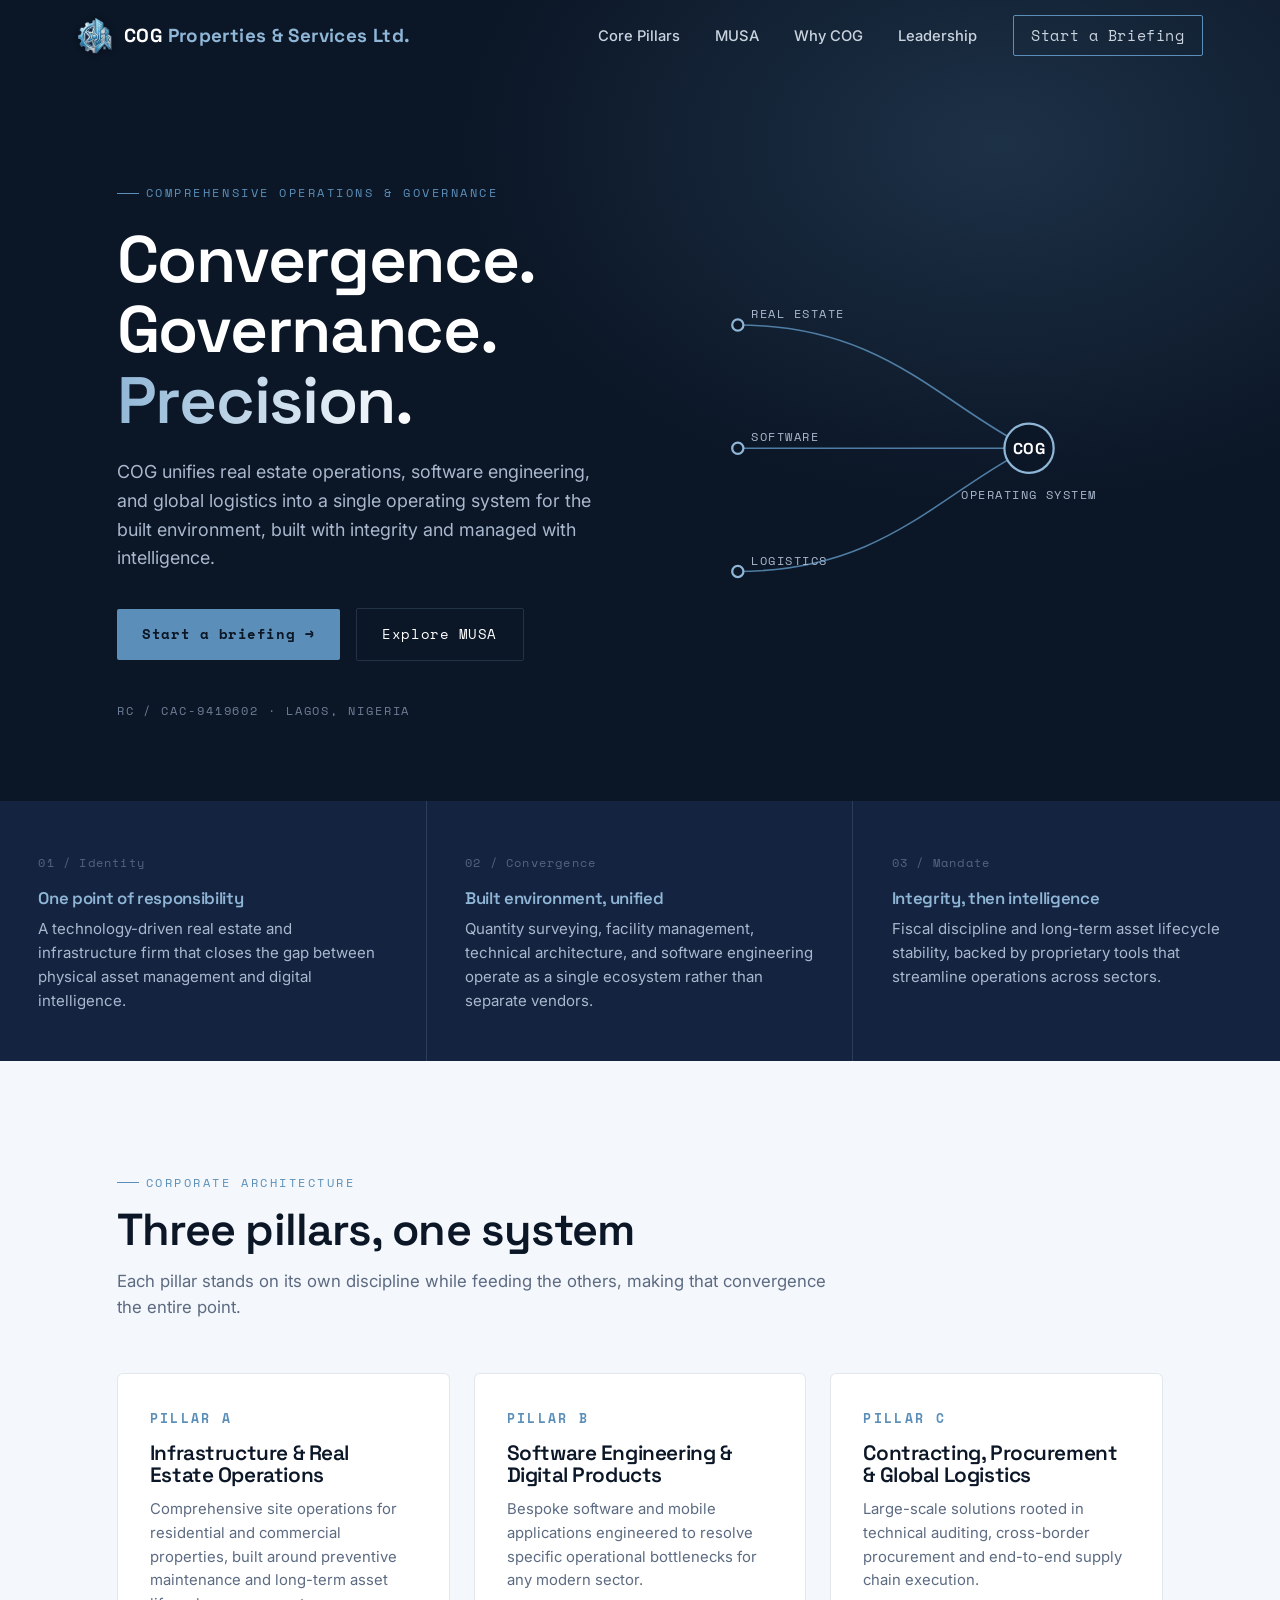
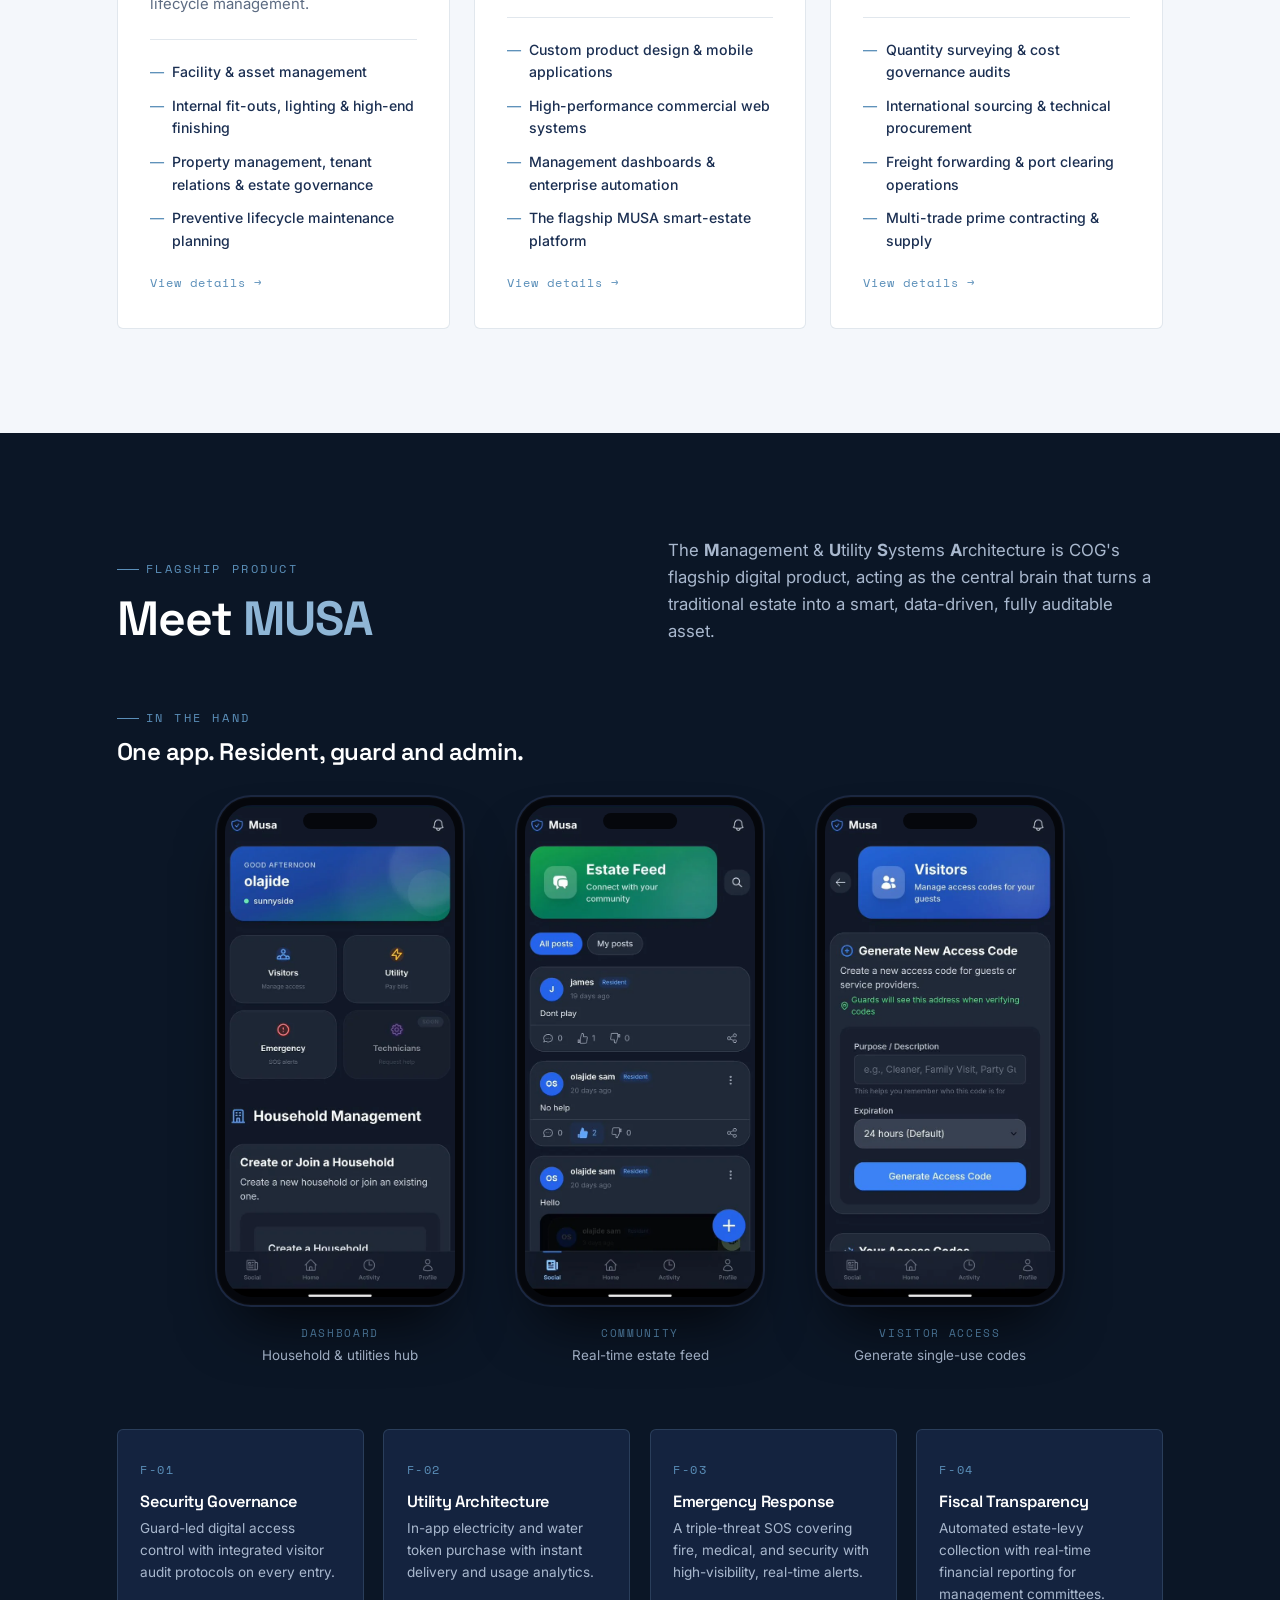
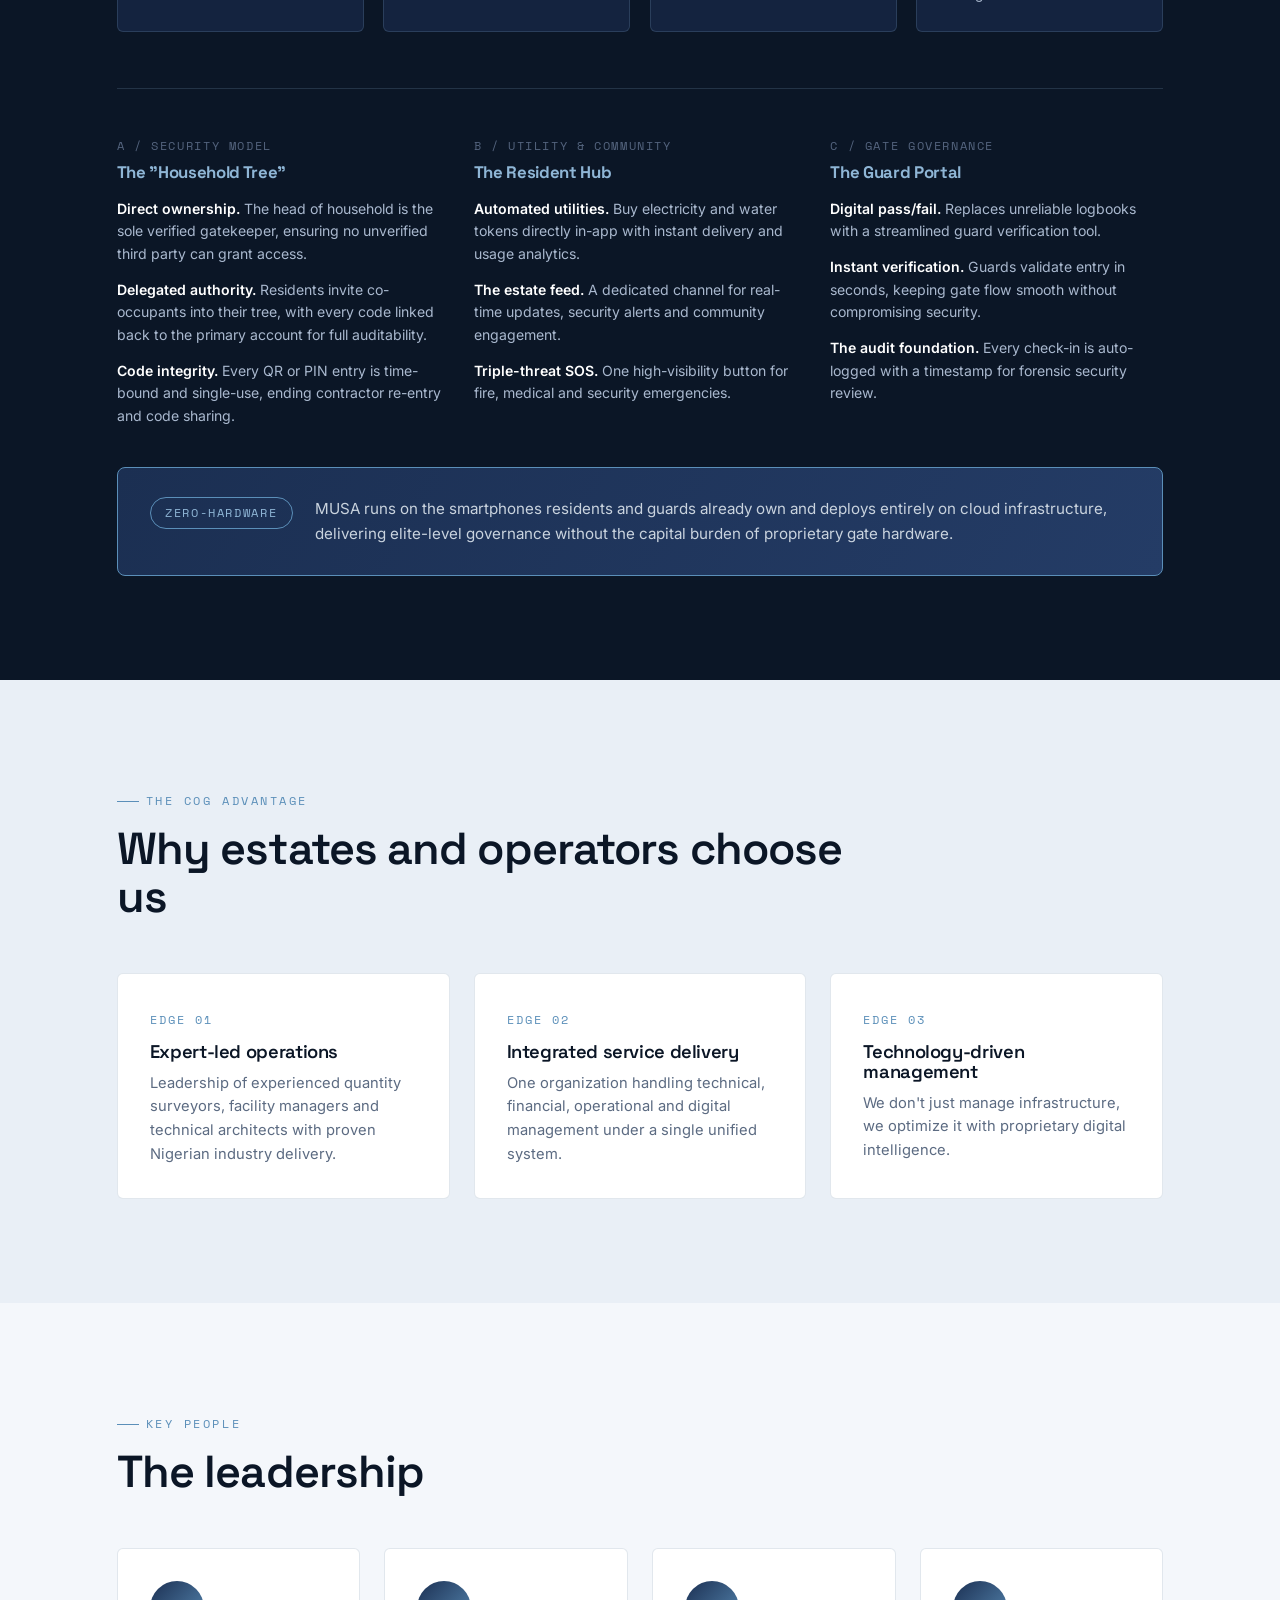
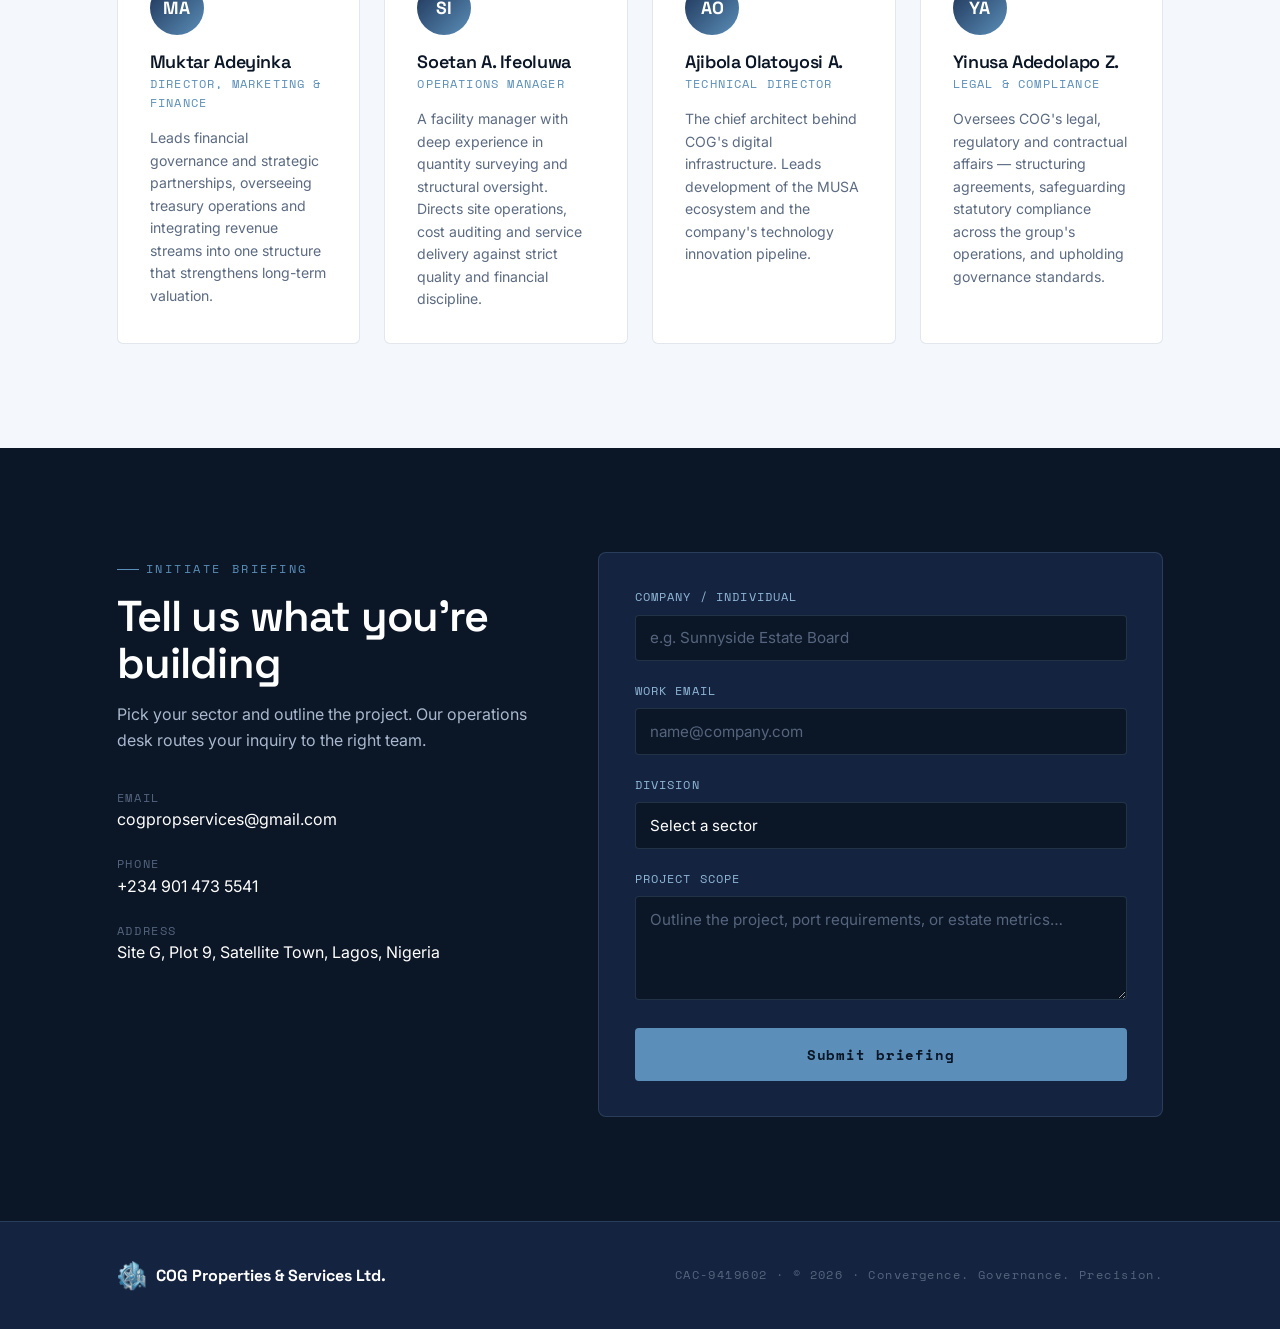
<file: index.html>
<!DOCTYPE html>
<html lang="en">
<head>
<meta charset="UTF-8">
<meta name="viewport" content="width=device-width, initial-scale=1.0">
<title>COG Properties &amp; Services — Convergence. Governance. Precision.</title>
<link rel="icon" type="image/x-icon" href="favicon.ico">
<link rel="icon" type="image/png" sizes="32x32" href="favicon-32.png">
<link rel="apple-touch-icon" sizes="180x180" href="apple-touch-icon.png">
<meta name="description" content="COG (Comprehensive Operations & Governance) is a Lagos-based real estate, software engineering, and logistics firm operating as a single operating system for the built environment.">
<link rel="preconnect" href="https://fonts.googleapis.com">
<link rel="preconnect" href="https://fonts.gstatic.com" crossorigin>
<link href="https://fonts.googleapis.com/css2?family=Space+Grotesk:wght@400;500;600;700&family=Inter:wght@400;500;600&family=Space+Mono:wght@400;700&display=swap" rel="stylesheet">
<link rel="stylesheet" href="styles.css">
</head>
<body>

<nav id="nav">
  <a class="brand" href="#home" aria-label="COG home">
    <span class="mark" aria-hidden="true"></span>
    <span class="name">COG <b>Properties & Services Ltd.</b></span>
  </a>
  <ul class="navlinks" id="navlinks">
    <li><a href="#pillars">Core Pillars</a></li>
    <li><a href="#musa">MUSA</a></li>
    <li><a href="#advantage">Why COG</a></li>
    <li><a href="#people">Leadership</a></li>
    <li><a class="nav-cta" href="#contact">Start a Briefing</a></li>
  </ul>
  <button class="burger" id="burger" aria-label="Toggle menu" aria-expanded="false">
    <span></span><span></span><span></span>
  </button>
</nav>

<!-- ============ HERO ============ -->
<header class="hero" id="home">
  <div class="wrap">
    <div>
      <span class="tag">Comprehensive Operations &amp; Governance</span>
      <h1>Convergence.<br>Governance.<br><span class="em">Precision.</span></h1>
      <p class="lead">COG unifies real estate operations, software engineering, and global logistics into a single operating system for the built environment, built with integrity and managed with intelligence.</p>
      <div class="hero-actions">
        <a class="btn btn-primary" href="#contact">Start a briefing →</a>
        <a class="btn btn-ghost" href="#musa">Explore MUSA</a>
      </div>
      <div class="cac">RC / CAC-9419602 · Lagos, Nigeria</div>
    </div>

    <svg class="converge" id="converge" viewBox="0 0 420 320" role="img" aria-label="Three sectors converging into one operating system">
      <!-- streams from three labels into the core node -->
      <path class="stream s1" d="M40 50 C 170 50, 220 120, 300 160"/>
      <path class="stream s2" d="M40 160 C 160 160, 200 160, 300 160"/>
      <path class="stream s3" d="M40 270 C 170 270, 220 200, 300 160"/>
      <!-- source nodes -->
      <circle class="node" cx="40" cy="50" r="5"/>
      <circle class="node" cx="40" cy="160" r="5"/>
      <circle class="node" cx="40" cy="270" r="5"/>
      <text class="lbl" x="52" y="44">Real Estate</text>
      <text class="lbl" x="52" y="154">Software</text>
      <text class="lbl" x="52" y="264">Logistics</text>
      <!-- core -->
      <circle class="pulse" cx="300" cy="160" r="8"/>
      <circle class="node" cx="300" cy="160" r="22" stroke-width="2.4"/>
      <text class="core" x="300" y="165" text-anchor="middle">COG</text>
      <text class="lbl" x="300" y="205" text-anchor="middle">Operating System</text>
    </svg>
  </div>
</header>

<!-- ============ IDENTITY ============ -->
<section class="identity">
  <div class="grid">
    <div class="cell reveal">
      <span class="idx">01 / Identity</span>
      <h3>One point of responsibility</h3>
      <p>A technology-driven real estate and infrastructure firm that closes the gap between physical asset management and digital intelligence.</p>
    </div>
    <div class="cell reveal">
      <span class="idx">02 / Convergence</span>
      <h3>Built environment, unified</h3>
      <p>Quantity surveying, facility management, technical architecture, and software engineering operate as a single ecosystem rather than separate vendors.</p>
    </div>
    <div class="cell reveal">
      <span class="idx">03 / Mandate</span>
      <h3>Integrity, then intelligence</h3>
      <p>Fiscal discipline and long-term asset lifecycle stability, backed by proprietary tools that streamline operations across sectors.</p>
    </div>
  </div>
</section>

<!-- ============ PILLARS ============ -->
<section class="section" id="pillars">
  <div class="wrap">
    <div class="section-head reveal">
      <span class="tag">Corporate Architecture</span>
      <h2>Three pillars, one system</h2>
      <p>Each pillar stands on its own discipline while feeding the others, making that convergence the entire point.</p>
    </div>
    <div class="pillars-grid">
      <a class="pillar reveal" href="pillar-a.html">
        <span class="code">PILLAR A</span>
        <h3>Infrastructure &amp; Real Estate Operations</h3>
        <p class="desc">Comprehensive site operations for residential and commercial properties, built around preventive maintenance and long-term asset lifecycle management.</p>
        <ul>
          <li>Facility &amp; asset management</li>
          <li>Internal fit-outs, lighting &amp; high-end finishing</li>
          <li>Property management, tenant relations &amp; estate governance</li>
          <li>Preventive lifecycle maintenance planning</li>
        </ul>
        <span class="pillar-more">View details →</span>
      </a>
      <a class="pillar reveal" href="pillar-b.html">
        <span class="code">PILLAR B</span>
        <h3>Software Engineering &amp; Digital Products</h3>
        <p class="desc">Bespoke software and mobile applications engineered to resolve specific operational bottlenecks for any modern sector.</p>
        <ul>
          <li>Custom product design &amp; mobile applications</li>
          <li>High-performance commercial web systems</li>
          <li>Management dashboards &amp; enterprise automation</li>
          <li>The flagship MUSA smart-estate platform</li>
        </ul>
        <span class="pillar-more">View details →</span>
      </a>
      <a class="pillar reveal" href="pillar-c.html">
        <span class="code">PILLAR C</span>
        <h3>Contracting, Procurement &amp; Global Logistics</h3>
        <p class="desc">Large-scale solutions rooted in technical auditing, cross-border procurement and end-to-end supply chain execution.</p>
        <ul>
          <li>Quantity surveying &amp; cost governance audits</li>
          <li>International sourcing &amp; technical procurement</li>
          <li>Freight forwarding &amp; port clearing operations</li>
          <li>Multi-trade prime contracting &amp; supply</li>
        </ul>
        <span class="pillar-more">View details →</span>
      </a>
    </div>
  </div>
</section>

<!-- ============ MUSA ============ -->
<section class="section musa" id="musa">
  <div class="wrap">
    <div class="musa-top">
      <div class="reveal">
        <span class="tag">Flagship Product</span>
        <h2>Meet <b>MUSA</b></h2>
      </div>
      <p class="reveal">The <strong>M</strong>anagement &amp; <strong>U</strong>tility <strong>S</strong>ystems <strong>A</strong>rchitecture is COG's flagship digital product, acting as the central brain that turns a traditional estate into a smart, data-driven, fully auditable asset.</p>
    </div>


    <div class="musa-gallery-head reveal">
      <span class="tag">In the hand</span>
      <h3 class="musa-sub">One app. Resident, guard and admin.</h3>
    </div>
    <div class="musa-gallery">
      <figure class="device reveal">
        <div class="frame"><span class="island"></span><img class="screen" src="[data-uri]" alt="MUSA app — Household & utilities hub" loading="lazy"></div>
        <figcaption><span class="pcap-tag">DASHBOARD</span>Household & utilities hub</figcaption>
      </figure>
      <figure class="device reveal">
        <div class="frame"><span class="island"></span><img class="screen" src="[data-uri]" alt="MUSA app — Real-time estate feed" loading="lazy"></div>
        <figcaption><span class="pcap-tag">COMMUNITY</span>Real-time estate feed</figcaption>
      </figure>
      <figure class="device reveal">
        <div class="frame"><span class="island"></span><img class="screen" src="[data-uri]" alt="MUSA app — Generate single-use codes" loading="lazy"></div>
        <figcaption><span class="pcap-tag">VISITOR ACCESS</span>Generate single-use codes</figcaption>
      </figure>
    </div>

    <div class="musa-features">
      <div class="feat reveal">
        <span class="fnum">F-01</span>
        <h4>Security Governance</h4>
        <p>Guard-led digital access control with integrated visitor audit protocols on every entry.</p>
      </div>
      <div class="feat reveal">
        <span class="fnum">F-02</span>
        <h4>Utility Architecture</h4>
        <p>In-app electricity and water token purchase with instant delivery and usage analytics.</p>
      </div>
      <div class="feat reveal">
        <span class="fnum">F-03</span>
        <h4>Emergency Response</h4>
        <p>A triple-threat SOS covering fire, medical, and security with high-visibility, real-time alerts.</p>
      </div>
      <div class="feat reveal">
        <span class="fnum">F-04</span>
        <h4>Fiscal Transparency</h4>
        <p>Automated estate-levy collection with real-time financial reporting for management committees.</p>
      </div>
    </div>

    <div class="musa-detail">
      <div class="detail reveal">
        <span class="dtag">A / SECURITY MODEL</span>
        <h4>The "Household Tree"</h4>
        <ul>
          <li><b>Direct ownership.</b> The head of household is the sole verified gatekeeper, ensuring no unverified third party can grant access.</li>
          <li><b>Delegated authority.</b> Residents invite co-occupants into their tree, with every code linked back to the primary account for full auditability.</li>
          <li><b>Code integrity.</b> Every QR or PIN entry is time-bound and single-use, ending contractor re-entry and code sharing.</li>
        </ul>
      </div>
      <div class="detail reveal">
        <span class="dtag">B / UTILITY &amp; COMMUNITY</span>
        <h4>The Resident Hub</h4>
        <ul>
          <li><b>Automated utilities.</b> Buy electricity and water tokens directly in-app with instant delivery and usage analytics.</li>
          <li><b>The estate feed.</b> A dedicated channel for real-time updates, security alerts and community engagement.</li>
          <li><b>Triple-threat SOS.</b> One high-visibility button for fire, medical and security emergencies.</li>
        </ul>
      </div>
      <div class="detail reveal">
        <span class="dtag">C / GATE GOVERNANCE</span>
        <h4>The Guard Portal</h4>
        <ul>
          <li><b>Digital pass/fail.</b> Replaces unreliable logbooks with a streamlined guard verification tool.</li>
          <li><b>Instant verification.</b> Guards validate entry in seconds, keeping gate flow smooth without compromising security.</li>
          <li><b>The audit foundation.</b> Every check-in is auto-logged with a timestamp for forensic security review.</li>
        </ul>
      </div>
    </div>

    <div class="hw-note reveal">
      <span class="chip">ZERO-HARDWARE</span>
      <p>MUSA runs on the smartphones residents and guards already own and deploys entirely on cloud infrastructure, delivering elite-level governance without the capital burden of proprietary gate hardware.</p>
    </div>
  </div>
</section>

<!-- ============ ADVANTAGE ============ -->
<section class="section adv" id="advantage">
  <div class="wrap">
    <div class="section-head reveal">
      <span class="tag">The COG Advantage</span>
      <h2>Why estates and operators choose us</h2>
    </div>
    <div class="adv-grid">
      <div class="adv-item reveal">
        <span class="anum">EDGE 01</span>
        <h4>Expert-led operations</h4>
        <p>Leadership of experienced quantity surveyors, facility managers and technical architects with proven Nigerian industry delivery.</p>
      </div>
      <div class="adv-item reveal">
        <span class="anum">EDGE 02</span>
        <h4>Integrated service delivery</h4>
        <p>One organization handling technical, financial, operational and digital management under a single unified system.</p>
      </div>
      <div class="adv-item reveal">
        <span class="anum">EDGE 03</span>
        <h4>Technology-driven management</h4>
        <p>We don't just manage infrastructure, we optimize it with proprietary digital intelligence.</p>
      </div>
    </div>
  </div>
</section>

<!-- ============ PEOPLE ============ -->
<section class="section" id="people">
  <div class="wrap">
    <div class="section-head reveal">
      <span class="tag">Key People</span>
      <h2>The leadership</h2>
    </div>
    <div class="people-grid">
      <div class="person reveal">
        <div class="pic" aria-hidden="true">MA</div>
        <h4>Muktar Adeyinka</h4>
        <div class="role">Director, Marketing &amp; Finance</div>
        <p>Leads financial governance and strategic partnerships, overseeing treasury operations and integrating revenue streams into one structure that strengthens long-term valuation.</p>
      </div>
      <div class="person reveal">
        <div class="pic" aria-hidden="true">SI</div>
        <h4>Soetan A. Ifeoluwa</h4>
        <div class="role">Operations Manager</div>
        <p>A facility manager with deep experience in quantity surveying and structural oversight. Directs site operations, cost auditing and service delivery against strict quality and financial discipline.</p>
      </div>
      <div class="person reveal">
        <div class="pic" aria-hidden="true">AO</div>
        <h4>Ajibola Olatoyosi A.</h4>
        <div class="role">Technical Director</div>
        <p>The chief architect behind COG's digital infrastructure. Leads development of the MUSA ecosystem and the company's technology innovation pipeline.</p>
      </div>
      <div class="person reveal">
        <div class="pic" aria-hidden="true">YA</div>
        <h4>Yinusa Adedolapo Z.</h4>
        <div class="role">Legal &amp; Compliance</div>
        <p>Oversees COG's legal, regulatory and contractual affairs &mdash; structuring agreements, safeguarding statutory compliance across the group's operations, and upholding governance standards.</p>
      </div>
    </div>
  </div>
</section>

<!-- ============ CONTACT ============ -->
<section class="section contact" id="contact">
  <div class="wrap">
    <div class="c-grid">
      <div class="c-intro reveal">
        <span class="tag">Initiate Briefing</span>
        <h2>Tell us what you're building</h2>
        <p>Pick your sector and outline the project. Our operations desk routes your inquiry to the right team.</p>
        <div class="c-detail">
          <div class="row"><div class="k">Email</div><div class="v"><a href="mailto:cogpropservices@gmail.com">cogpropservices@gmail.com</a></div></div>
          <div class="row"><div class="k">Phone</div><div class="v"><a href="tel:+2349014735541">+234 901 473 5541</a></div></div>
          <div class="row"><div class="k">Address</div><div class="v">Site G, Plot 9, Satellite Town, Lagos, Nigeria</div></div>
        </div>
      </div>

      <form id="cogForm" class="reveal">
        <div class="fg">
          <label for="name">Company / Individual</label>
          <input id="name" type="text" required placeholder="e.g. Sunnyside Estate Board">
        </div>
        <div class="fg">
          <label for="email">Work email</label>
          <input id="email" type="email" required placeholder="name@company.com">
        </div>
        <div class="fg">
          <label for="division">Division</label>
          <select id="division" required>
            <option value="" disabled selected>Select a sector</option>
            <option value="Infrastructure & Facility Operations">Pillar A · Infrastructure &amp; Facility Operations</option>
            <option value="Custom Software & Digital Products">Pillar B · Custom Software &amp; Digital Products</option>
            <option value="Contracting, Procurement & Logistics">Pillar C · Contracting, Procurement &amp; Logistics</option>
            <option value="MUSA Smart-Estate Deployment">MUSA · Smart-Estate Deployment</option>
          </select>
        </div>
        <div class="fg">
          <label for="message">Project scope</label>
          <textarea id="message" rows="4" required placeholder="Outline the project, port requirements, or estate metrics…"></textarea>
        </div>
        <button type="submit">Submit briefing</button>
      </form>
    </div>
  </div>
</section>

<footer>
  <div class="wrap">
    <div class="fbrand">
      <span class="fmark" aria-hidden="true"></span>
      COG Properties &amp; Services Ltd.
    </div>
    <div class="fcac">CAC-9419602 · © 2026 · Convergence. Governance. Precision.</div>
  </div>
</footer>

<script>
  // nav scroll state
  const nav = document.getElementById('nav');
  const onScroll = () => nav.classList.toggle('scrolled', window.scrollY > 24);
  onScroll();
  window.addEventListener('scroll', onScroll, {passive:true});

  // mobile menu
  const burger = document.getElementById('burger');
  const close = () => { document.body.classList.remove('menu-open'); burger.setAttribute('aria-expanded','false'); };
  burger.addEventListener('click', () => {
    const open = document.body.classList.toggle('menu-open');
    burger.setAttribute('aria-expanded', String(open));
  });
  document.querySelectorAll('#navlinks a').forEach(a => a.addEventListener('click', close));

  // reveal on scroll
  const io = new IntersectionObserver((entries) => {
    entries.forEach(e => { if (e.isIntersecting){ e.target.classList.add('in'); io.unobserve(e.target); } });
  }, {threshold:.16});
  document.querySelectorAll('.reveal').forEach(el => io.observe(el));

  // convergence animation when hero is ready
  const conv = document.getElementById('converge');
  requestAnimationFrame(() => conv.classList.add('run'));

  // contact -> mailto (honest: opens the user's mail client with a prefilled draft)
  document.getElementById('cogForm').addEventListener('submit', function(e){
    e.preventDefault();
    const name = document.getElementById('name').value.trim();
    const email = document.getElementById('email').value.trim();
    const division = document.getElementById('division').value;
    const message = document.getElementById('message').value.trim();
    const subject = encodeURIComponent(`Briefing · ${division} · ${name}`);
    const body = encodeURIComponent(`Name: ${name}\nEmail: ${email}\nDivision: ${division}\n\n${message}`);
    window.location.href = `mailto:cogpropservices@gmail.com?subject=${subject}&body=${body}`;
  });
</script>
</body>
</html>
</file>
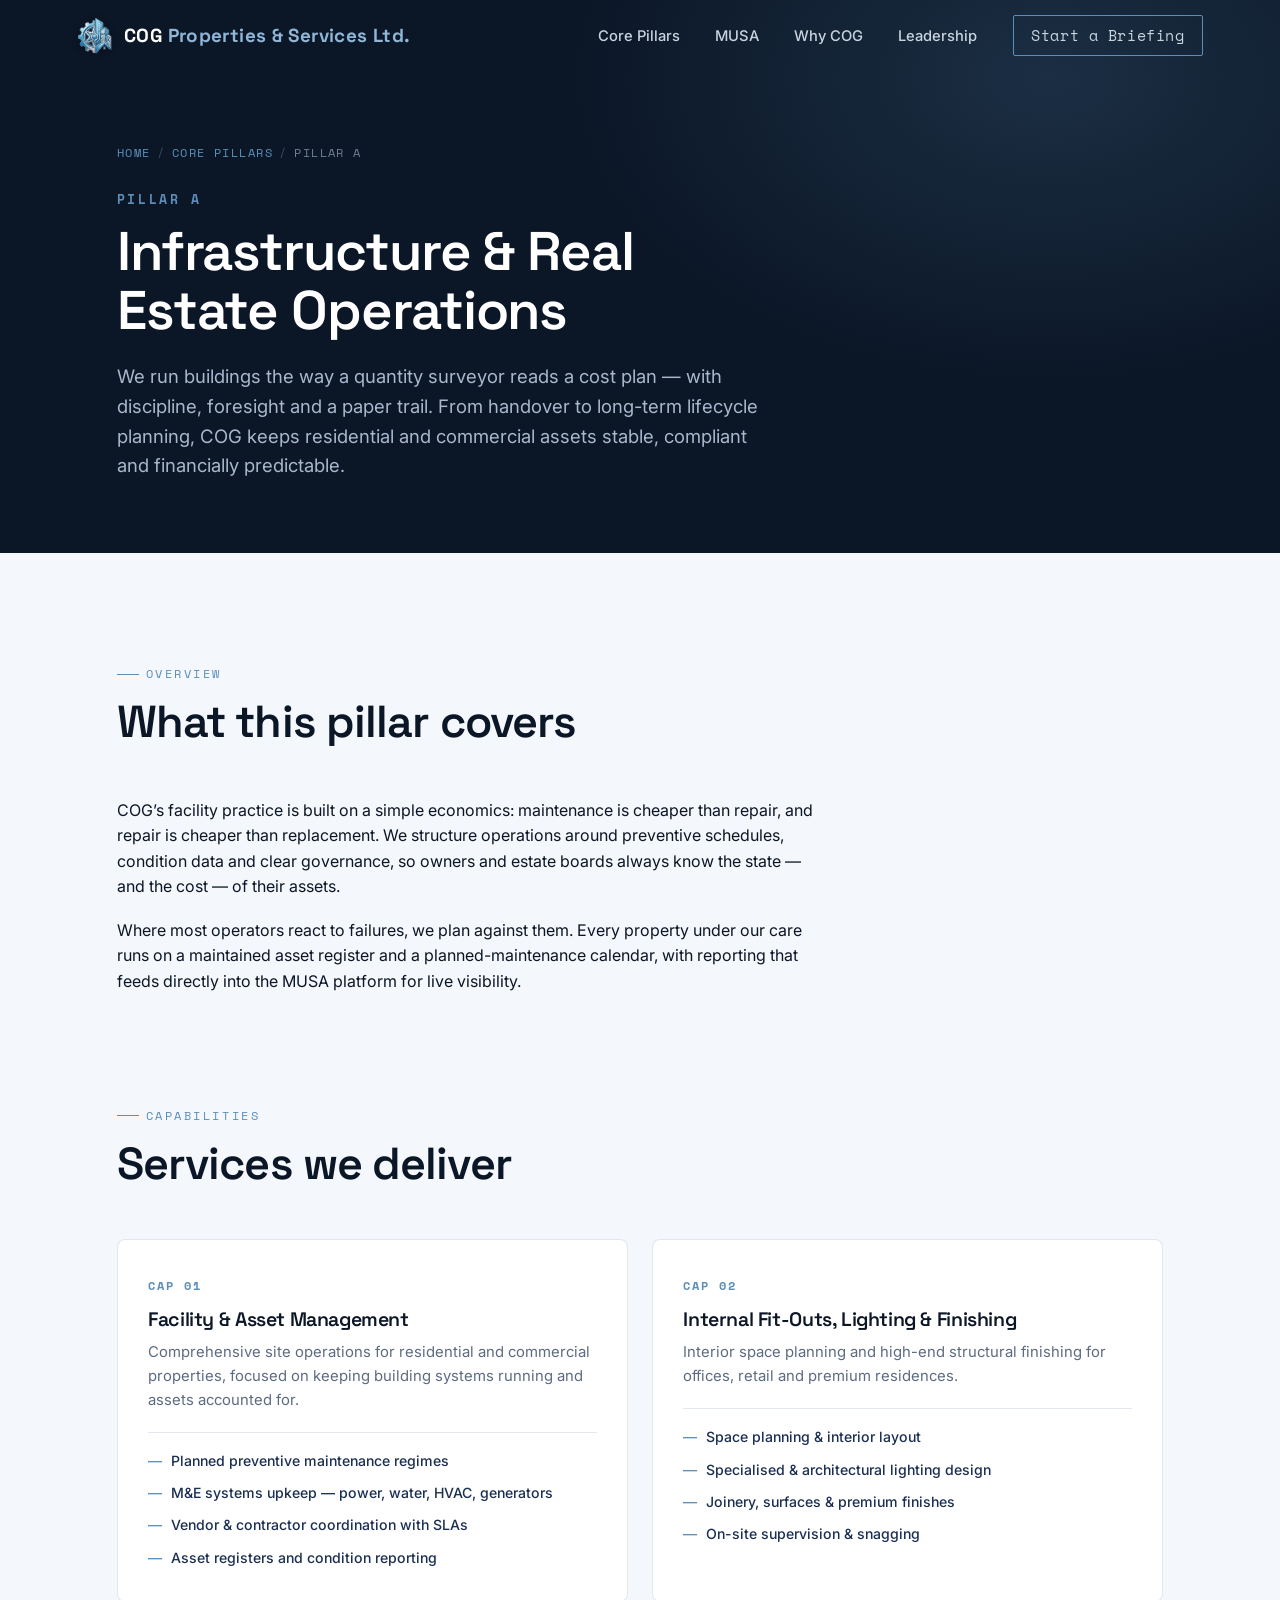
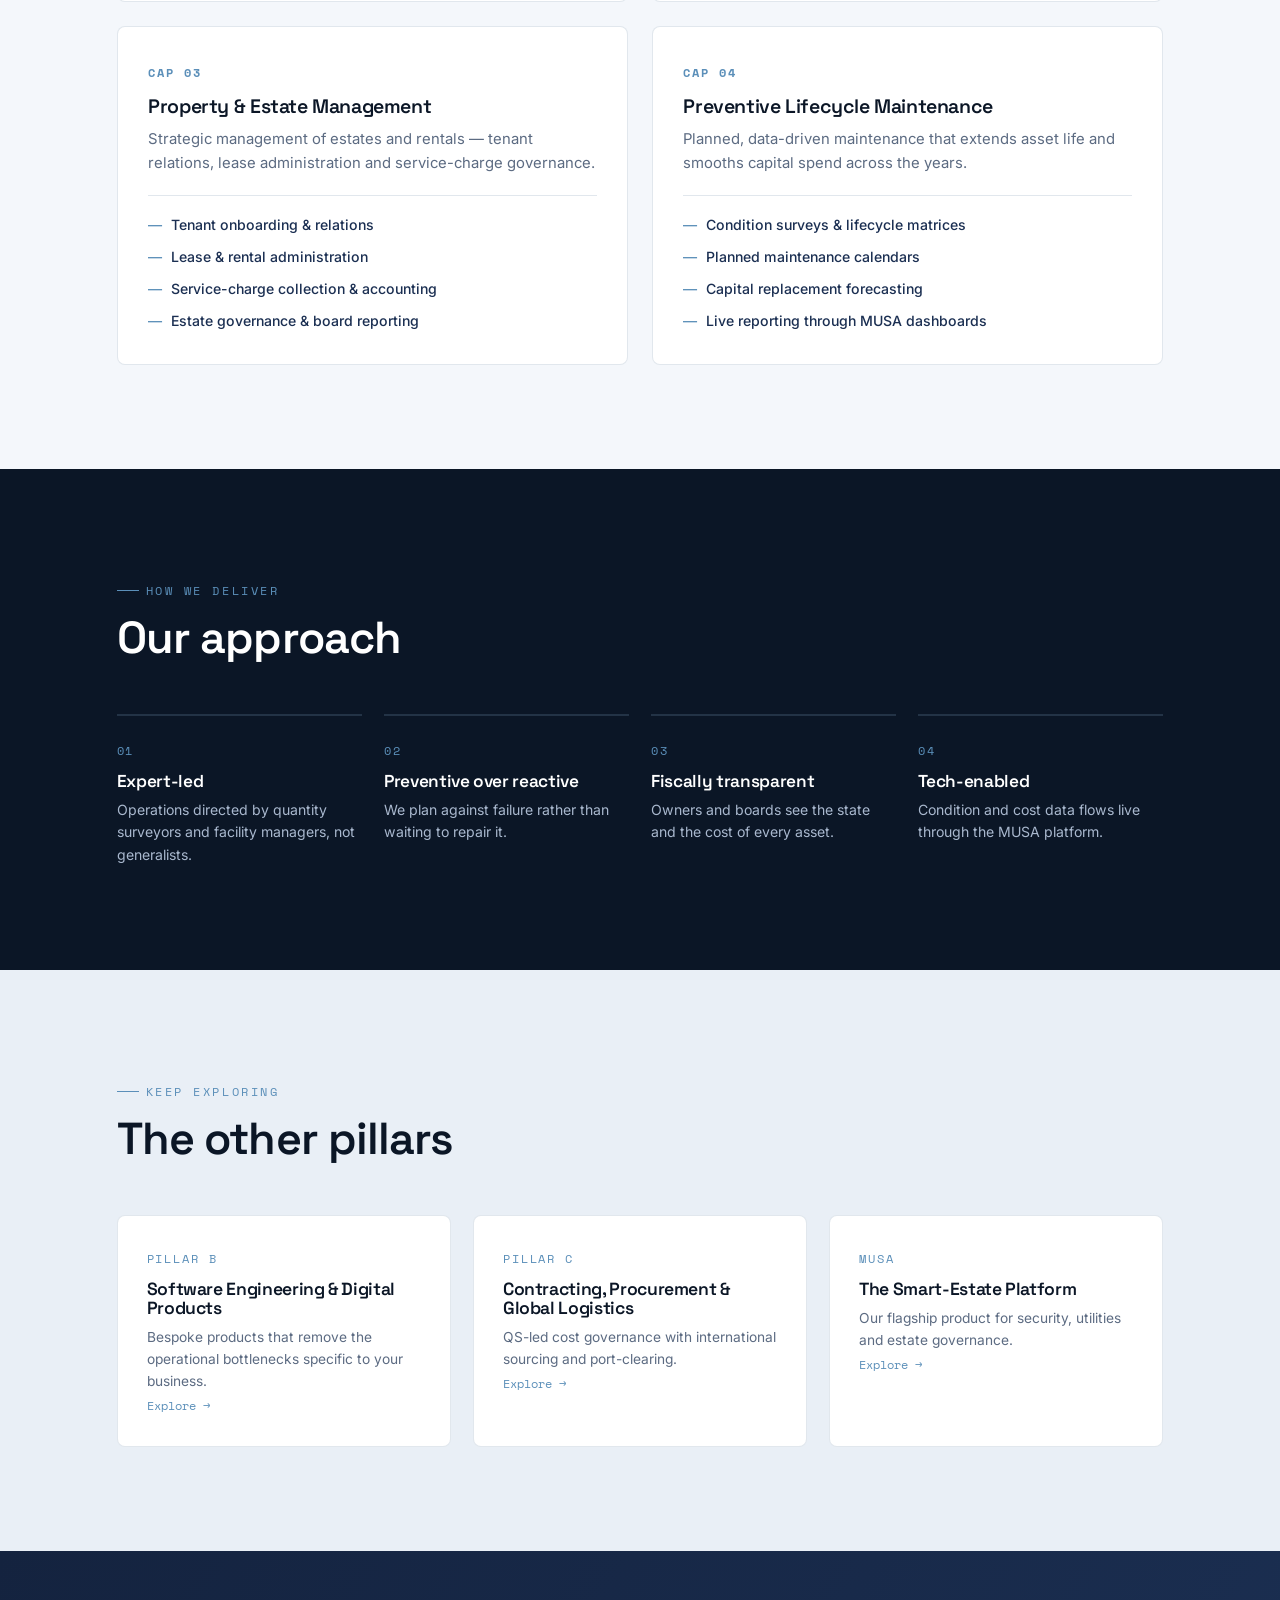
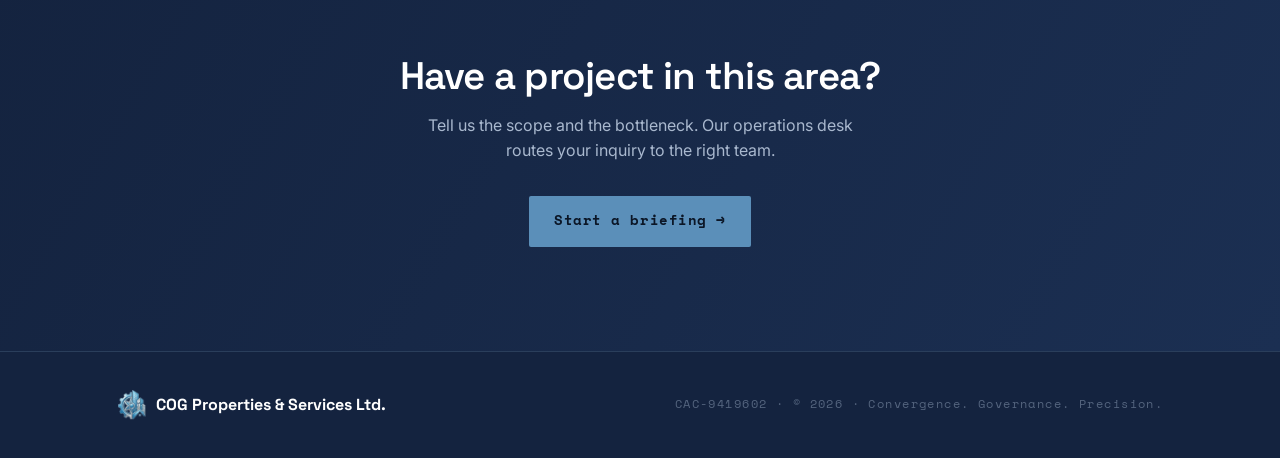
<file: pillar-a.html>
<!DOCTYPE html>
<html lang="en">
<head>
<meta charset="UTF-8">
<meta name="viewport" content="width=device-width, initial-scale=1.0">
<title>Infrastructure &amp; Real Estate Operations — COG Properties &amp; Services Ltd.</title>
<meta name="description" content="We run buildings the way a quantity surveyor reads a cost plan — with discipline, foresight and a paper trail. From handover to long-term lifecycle planning, COG keeps residential and commercial assets stable, compliant and financially predictable.">
<link rel="icon" type="image/x-icon" href="favicon.ico">
<link rel="icon" type="image/png" sizes="32x32" href="favicon-32.png">
<link rel="apple-touch-icon" sizes="180x180" href="apple-touch-icon.png">
<link rel="preconnect" href="https://fonts.googleapis.com">
<link rel="preconnect" href="https://fonts.gstatic.com" crossorigin>
<link href="https://fonts.googleapis.com/css2?family=Space+Grotesk:wght@400;500;600;700&family=Inter:wght@400;500;600&family=Space+Mono:wght@400;700&display=swap" rel="stylesheet">
<link rel="stylesheet" href="styles.css">
</head>
<body>

<nav id="nav">
  <a class="brand" href="index.html" aria-label="COG home">
    <span class="mark" aria-hidden="true"></span>
    <span class="name">COG <b>Properties &amp; Services Ltd.</b></span>
  </a>
  <ul class="navlinks" id="navlinks">
    <li><a href="index.html#pillars">Core Pillars</a></li>
    <li><a href="index.html#musa">MUSA</a></li>
    <li><a href="index.html#advantage">Why COG</a></li>
    <li><a href="index.html#people">Leadership</a></li>
    <li><a class="nav-cta" href="index.html#contact">Start a Briefing</a></li>
  </ul>
  <button class="burger" id="burger" aria-label="Toggle menu" aria-expanded="false"><span></span><span></span><span></span></button>
</nav>

<header class="subhero">
  <div class="wrap">
    <nav class="breadcrumb" aria-label="Breadcrumb">
      <a href="index.html">Home</a><span>/</span><a href="index.html#pillars">Core Pillars</a><span>/</span>PILLAR A
    </nav>
    <span class="code">PILLAR A</span>
    <h1>Infrastructure &amp; Real Estate Operations</h1>
    <p class="lead">We run buildings the way a quantity surveyor reads a cost plan — with discipline, foresight and a paper trail. From handover to long-term lifecycle planning, COG keeps residential and commercial assets stable, compliant and financially predictable.</p>
  </div>
</header>

<section class="section">
  <div class="wrap">
    <div class="section-head reveal">
      <span class="tag">Overview</span>
      <h2>What this pillar covers</h2>
    </div>
    <div class="prose">
      <p>COG&rsquo;s facility practice is built on a simple economics: maintenance is cheaper than repair, and repair is cheaper than replacement. We structure operations around preventive schedules, condition data and clear governance, so owners and estate boards always know the state &mdash; and the cost &mdash; of their assets.</p>
      <p>Where most operators react to failures, we plan against them. Every property under our care runs on a maintained asset register and a planned-maintenance calendar, with reporting that feeds directly into the MUSA platform for live visibility.</p>
    </div>
  </div>
</section>

<section class="section" style="padding-top:0">
  <div class="wrap">
    <div class="section-head reveal">
      <span class="tag">Capabilities</span>
      <h2>Services we deliver</h2>
    </div>
    <div class="cap-grid">
      <article class="cap reveal">
        <span class="cnum">CAP&nbsp;01</span>
        <h3>Facility &amp; Asset Management</h3>
        <p>Comprehensive site operations for residential and commercial properties, focused on keeping building systems running and assets accounted for.</p>
        <ul>
          <li>Planned preventive maintenance regimes</li>
          <li>M&amp;E systems upkeep &mdash; power, water, HVAC, generators</li>
          <li>Vendor &amp; contractor coordination with SLAs</li>
          <li>Asset registers and condition reporting</li>
        </ul>
      </article>
      <article class="cap reveal">
        <span class="cnum">CAP&nbsp;02</span>
        <h3>Internal Fit-Outs, Lighting &amp; Finishing</h3>
        <p>Interior space planning and high-end structural finishing for offices, retail and premium residences.</p>
        <ul>
          <li>Space planning &amp; interior layout</li>
          <li>Specialised &amp; architectural lighting design</li>
          <li>Joinery, surfaces &amp; premium finishes</li>
          <li>On-site supervision &amp; snagging</li>
        </ul>
      </article>
      <article class="cap reveal">
        <span class="cnum">CAP&nbsp;03</span>
        <h3>Property &amp; Estate Management</h3>
        <p>Strategic management of estates and rentals &mdash; tenant relations, lease administration and service-charge governance.</p>
        <ul>
          <li>Tenant onboarding &amp; relations</li>
          <li>Lease &amp; rental administration</li>
          <li>Service-charge collection &amp; accounting</li>
          <li>Estate governance &amp; board reporting</li>
        </ul>
      </article>
      <article class="cap reveal">
        <span class="cnum">CAP&nbsp;04</span>
        <h3>Preventive Lifecycle Maintenance</h3>
        <p>Planned, data-driven maintenance that extends asset life and smooths capital spend across the years.</p>
        <ul>
          <li>Condition surveys &amp; lifecycle matrices</li>
          <li>Planned maintenance calendars</li>
          <li>Capital replacement forecasting</li>
          <li>Live reporting through MUSA dashboards</li>
        </ul>
      </article>
    </div>
  </div>
</section>

<section class="section approach">
  <div class="wrap">
    <div class="section-head reveal">
      <span class="tag">How we deliver</span>
      <h2>Our approach</h2>
    </div>
    <div class="approach-grid">
      <div class="principle reveal">
        <span class="pnum">01</span>
        <h4>Expert-led</h4>
        <p>Operations directed by quantity surveyors and facility managers, not generalists.</p>
      </div>
      <div class="principle reveal">
        <span class="pnum">02</span>
        <h4>Preventive over reactive</h4>
        <p>We plan against failure rather than waiting to repair it.</p>
      </div>
      <div class="principle reveal">
        <span class="pnum">03</span>
        <h4>Fiscally transparent</h4>
        <p>Owners and boards see the state and the cost of every asset.</p>
      </div>
      <div class="principle reveal">
        <span class="pnum">04</span>
        <h4>Tech-enabled</h4>
        <p>Condition and cost data flows live through the MUSA platform.</p>
      </div>
    </div>
  </div>
</section>

<section class="section crosslinks">
  <div class="wrap">
    <div class="section-head reveal">
      <span class="tag">Keep exploring</span>
      <h2>The other pillars</h2>
    </div>
    <div class="cross-grid">
      <a class="cross reveal" href="pillar-b.html">
        <span class="ccode">PILLAR B</span>
        <h4>Software Engineering &amp; Digital Products</h4>
        <p>Bespoke products that remove the operational bottlenecks specific to your business.</p>
        <span class="go">Explore →</span>
      </a>
      <a class="cross reveal" href="pillar-c.html">
        <span class="ccode">PILLAR C</span>
        <h4>Contracting, Procurement &amp; Global Logistics</h4>
        <p>QS-led cost governance with international sourcing and port-clearing.</p>
        <span class="go">Explore →</span>
      </a>
      <a class="cross reveal" href="index.html#musa">
        <span class="ccode">MUSA</span>
        <h4>The Smart-Estate Platform</h4>
        <p>Our flagship product for security, utilities and estate governance.</p>
        <span class="go">Explore →</span>
      </a>
    </div>
  </div>
</section>

<section class="section ctaband">
  <div class="wrap">
    <div class="reveal">
      <h2>Have a project in this area?</h2>
      <p>Tell us the scope and the bottleneck. Our operations desk routes your inquiry to the right team.</p>
      <a class="btn btn-primary" href="index.html#contact">Start a briefing →</a>
    </div>
  </div>
</section>

<footer>
  <div class="wrap">
    <div class="fbrand"><span class="fmark" aria-hidden="true"></span> COG Properties &amp; Services Ltd.</div>
    <div class="fcac">CAC-9419602 · © 2026 · Convergence. Governance. Precision.</div>
  </div>
</footer>
<script>
  const nav=document.getElementById('nav');
  const onScroll=()=>nav.classList.toggle('scrolled',window.scrollY>24);onScroll();
  window.addEventListener('scroll',onScroll,{passive:true});
  const burger=document.getElementById('burger');
  burger.addEventListener('click',()=>{const o=document.body.classList.toggle('menu-open');burger.setAttribute('aria-expanded',String(o));});
  document.querySelectorAll('#navlinks a').forEach(a=>a.addEventListener('click',()=>document.body.classList.remove('menu-open')));
  const io=new IntersectionObserver((es)=>{es.forEach(e=>{if(e.isIntersecting){e.target.classList.add('in');io.unobserve(e.target);}});},{threshold:.16});
  document.querySelectorAll('.reveal').forEach(el=>io.observe(el));
</script>
</body>
</html>
</file>
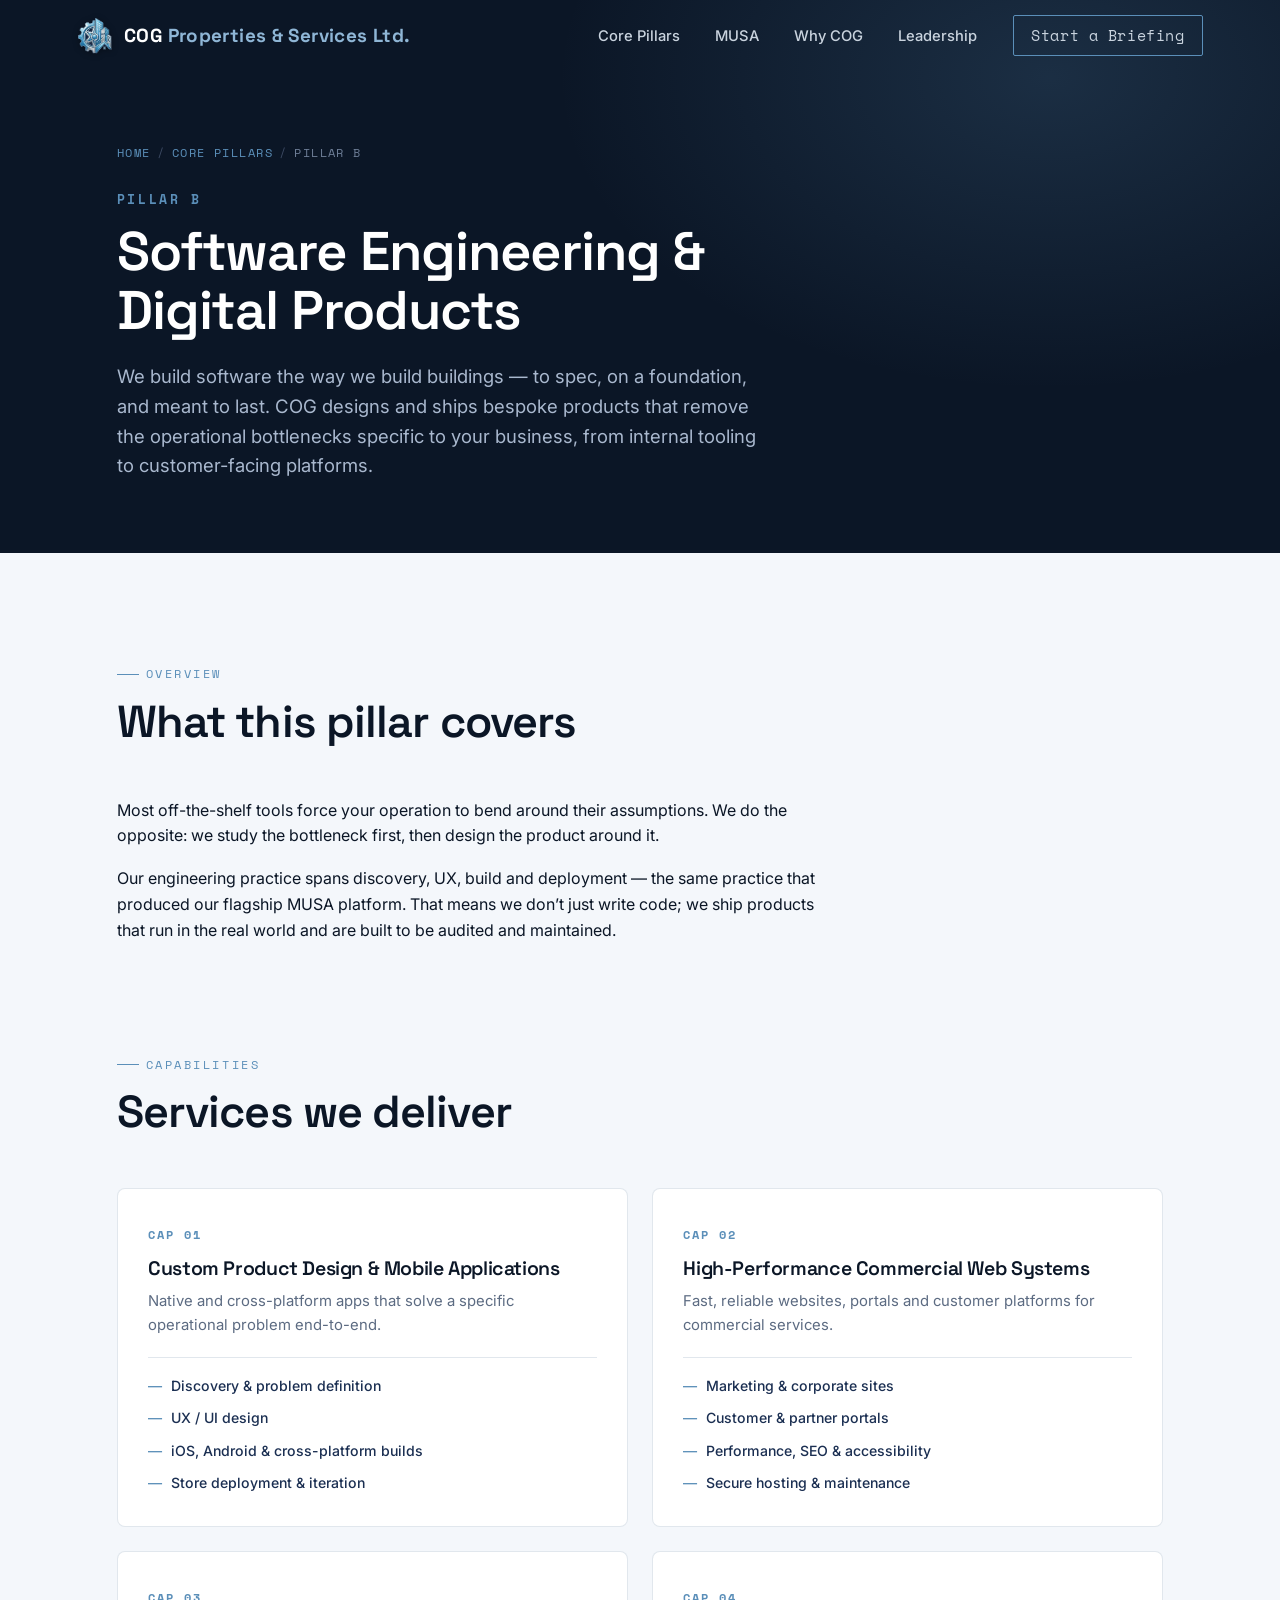
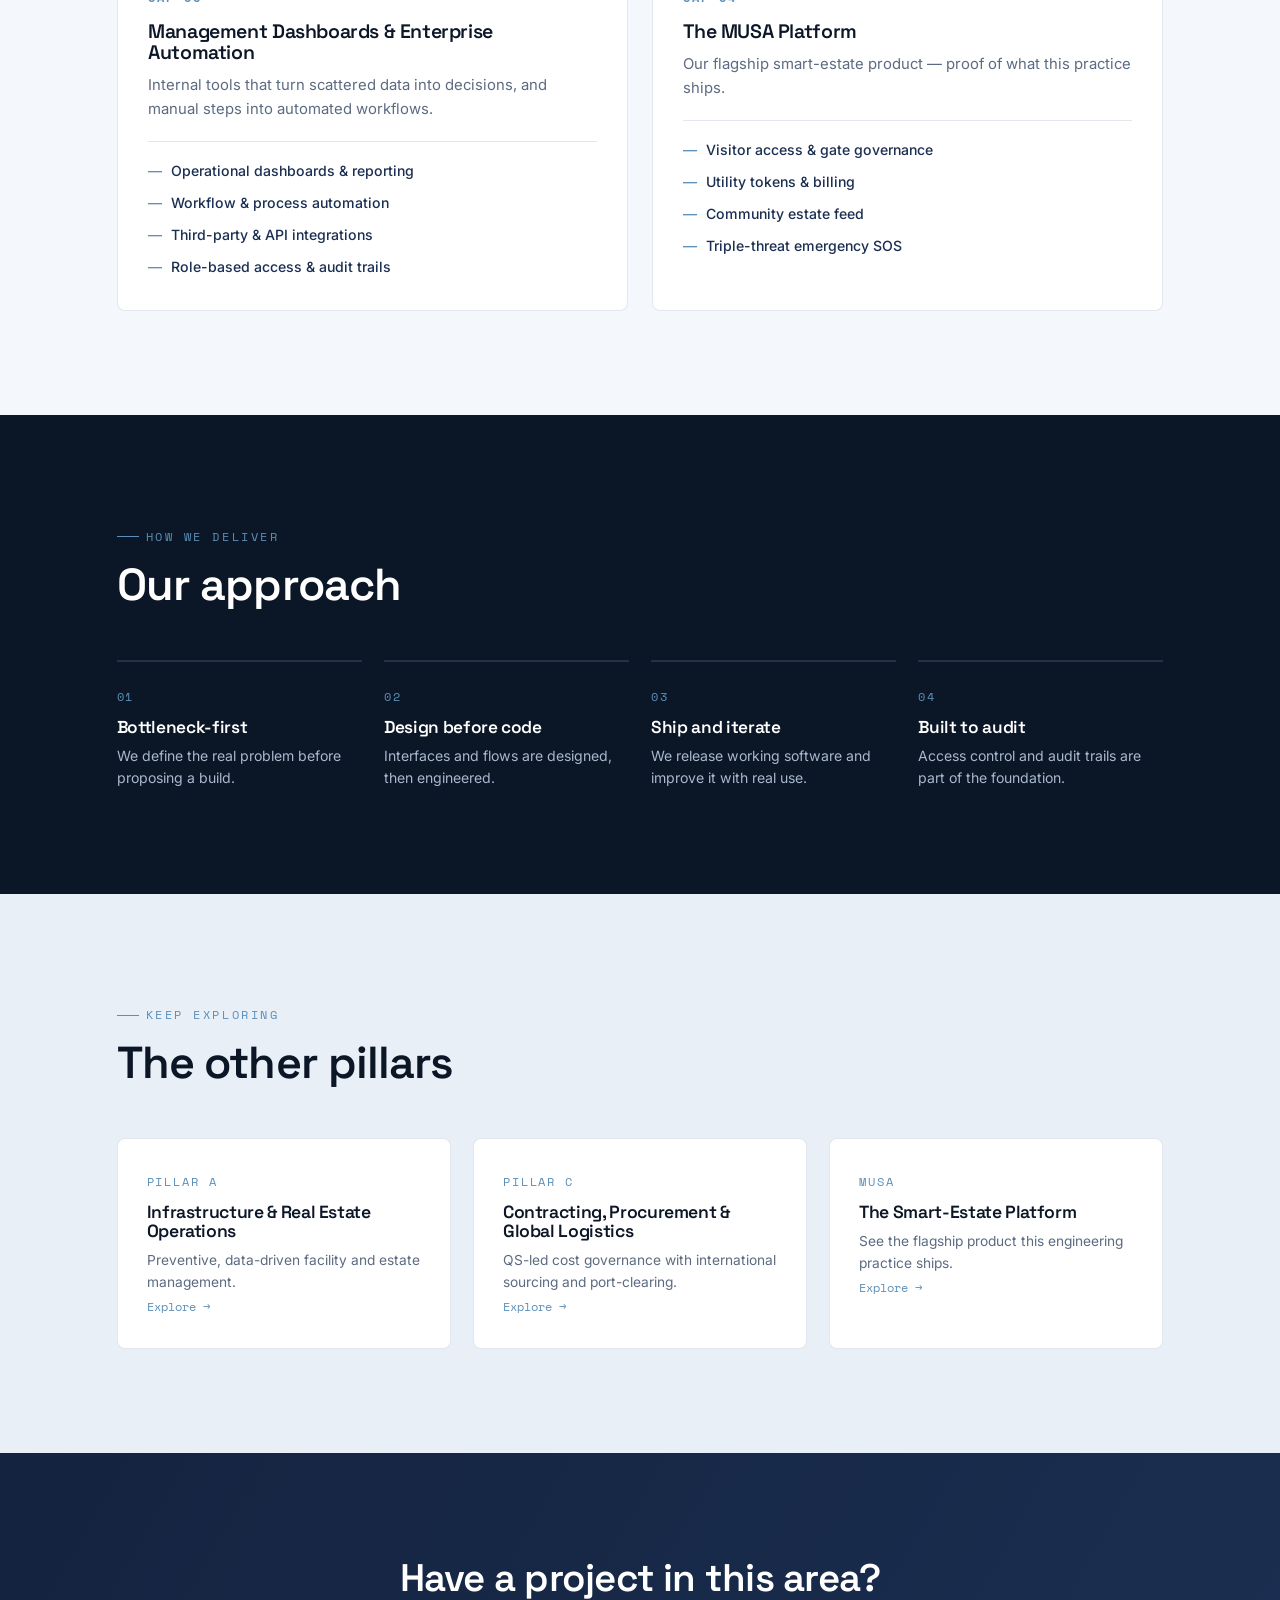
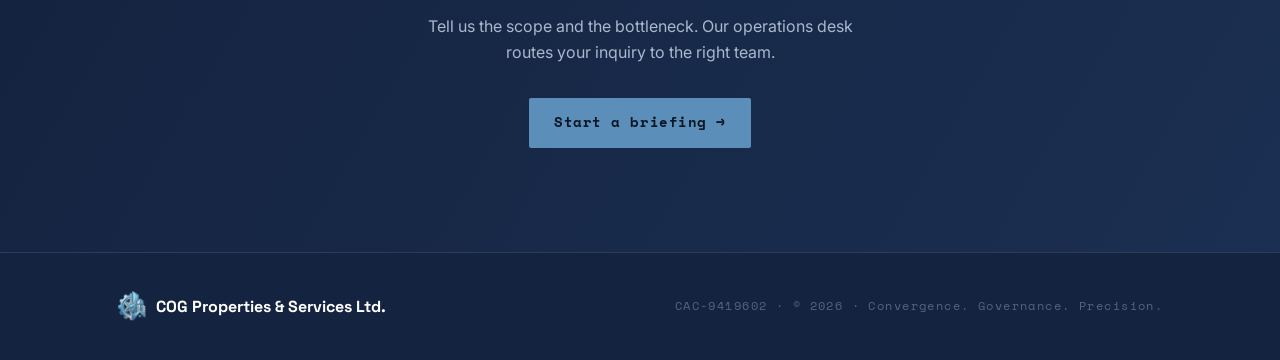
<file: pillar-b.html>
<!DOCTYPE html>
<html lang="en">
<head>
<meta charset="UTF-8">
<meta name="viewport" content="width=device-width, initial-scale=1.0">
<title>Software Engineering &amp; Digital Products — COG Properties &amp; Services Ltd.</title>
<meta name="description" content="We build software the way we build buildings &mdash; to spec, on a foundation, and meant to last. COG designs and ships bespoke products that remove the operational bottlenecks specific to your business, from internal tooling to customer-facing platforms.">
<link rel="icon" type="image/x-icon" href="favicon.ico">
<link rel="icon" type="image/png" sizes="32x32" href="favicon-32.png">
<link rel="apple-touch-icon" sizes="180x180" href="apple-touch-icon.png">
<link rel="preconnect" href="https://fonts.googleapis.com">
<link rel="preconnect" href="https://fonts.gstatic.com" crossorigin>
<link href="https://fonts.googleapis.com/css2?family=Space+Grotesk:wght@400;500;600;700&family=Inter:wght@400;500;600&family=Space+Mono:wght@400;700&display=swap" rel="stylesheet">
<link rel="stylesheet" href="styles.css">
</head>
<body>

<nav id="nav">
  <a class="brand" href="index.html" aria-label="COG home">
    <span class="mark" aria-hidden="true"></span>
    <span class="name">COG <b>Properties &amp; Services Ltd.</b></span>
  </a>
  <ul class="navlinks" id="navlinks">
    <li><a href="index.html#pillars">Core Pillars</a></li>
    <li><a href="index.html#musa">MUSA</a></li>
    <li><a href="index.html#advantage">Why COG</a></li>
    <li><a href="index.html#people">Leadership</a></li>
    <li><a class="nav-cta" href="index.html#contact">Start a Briefing</a></li>
  </ul>
  <button class="burger" id="burger" aria-label="Toggle menu" aria-expanded="false"><span></span><span></span><span></span></button>
</nav>

<header class="subhero">
  <div class="wrap">
    <nav class="breadcrumb" aria-label="Breadcrumb">
      <a href="index.html">Home</a><span>/</span><a href="index.html#pillars">Core Pillars</a><span>/</span>PILLAR B
    </nav>
    <span class="code">PILLAR B</span>
    <h1>Software Engineering &amp; Digital Products</h1>
    <p class="lead">We build software the way we build buildings &mdash; to spec, on a foundation, and meant to last. COG designs and ships bespoke products that remove the operational bottlenecks specific to your business, from internal tooling to customer-facing platforms.</p>
  </div>
</header>

<section class="section">
  <div class="wrap">
    <div class="section-head reveal">
      <span class="tag">Overview</span>
      <h2>What this pillar covers</h2>
    </div>
    <div class="prose">
      <p>Most off-the-shelf tools force your operation to bend around their assumptions. We do the opposite: we study the bottleneck first, then design the product around it.</p>
      <p>Our engineering practice spans discovery, UX, build and deployment &mdash; the same practice that produced our flagship MUSA platform. That means we don&rsquo;t just write code; we ship products that run in the real world and are built to be audited and maintained.</p>
    </div>
  </div>
</section>

<section class="section" style="padding-top:0">
  <div class="wrap">
    <div class="section-head reveal">
      <span class="tag">Capabilities</span>
      <h2>Services we deliver</h2>
    </div>
    <div class="cap-grid">
      <article class="cap reveal">
        <span class="cnum">CAP&nbsp;01</span>
        <h3>Custom Product Design &amp; Mobile Applications</h3>
        <p>Native and cross-platform apps that solve a specific operational problem end-to-end.</p>
        <ul>
          <li>Discovery &amp; problem definition</li>
          <li>UX / UI design</li>
          <li>iOS, Android &amp; cross-platform builds</li>
          <li>Store deployment &amp; iteration</li>
        </ul>
      </article>
      <article class="cap reveal">
        <span class="cnum">CAP&nbsp;02</span>
        <h3>High-Performance Commercial Web Systems</h3>
        <p>Fast, reliable websites, portals and customer platforms for commercial services.</p>
        <ul>
          <li>Marketing &amp; corporate sites</li>
          <li>Customer &amp; partner portals</li>
          <li>Performance, SEO &amp; accessibility</li>
          <li>Secure hosting &amp; maintenance</li>
        </ul>
      </article>
      <article class="cap reveal">
        <span class="cnum">CAP&nbsp;03</span>
        <h3>Management Dashboards &amp; Enterprise Automation</h3>
        <p>Internal tools that turn scattered data into decisions, and manual steps into automated workflows.</p>
        <ul>
          <li>Operational dashboards &amp; reporting</li>
          <li>Workflow &amp; process automation</li>
          <li>Third-party &amp; API integrations</li>
          <li>Role-based access &amp; audit trails</li>
        </ul>
      </article>
      <article class="cap reveal">
        <span class="cnum">CAP&nbsp;04</span>
        <h3>The MUSA Platform</h3>
        <p>Our flagship smart-estate product &mdash; proof of what this practice ships.</p>
        <ul>
          <li>Visitor access &amp; gate governance</li>
          <li>Utility tokens &amp; billing</li>
          <li>Community estate feed</li>
          <li>Triple-threat emergency SOS</li>
        </ul>
      </article>
    </div>
  </div>
</section>

<section class="section approach">
  <div class="wrap">
    <div class="section-head reveal">
      <span class="tag">How we deliver</span>
      <h2>Our approach</h2>
    </div>
    <div class="approach-grid">
      <div class="principle reveal">
        <span class="pnum">01</span>
        <h4>Bottleneck-first</h4>
        <p>We define the real problem before proposing a build.</p>
      </div>
      <div class="principle reveal">
        <span class="pnum">02</span>
        <h4>Design before code</h4>
        <p>Interfaces and flows are designed, then engineered.</p>
      </div>
      <div class="principle reveal">
        <span class="pnum">03</span>
        <h4>Ship and iterate</h4>
        <p>We release working software and improve it with real use.</p>
      </div>
      <div class="principle reveal">
        <span class="pnum">04</span>
        <h4>Built to audit</h4>
        <p>Access control and audit trails are part of the foundation.</p>
      </div>
    </div>
  </div>
</section>

<section class="section crosslinks">
  <div class="wrap">
    <div class="section-head reveal">
      <span class="tag">Keep exploring</span>
      <h2>The other pillars</h2>
    </div>
    <div class="cross-grid">
      <a class="cross reveal" href="pillar-a.html">
        <span class="ccode">PILLAR A</span>
        <h4>Infrastructure &amp; Real Estate Operations</h4>
        <p>Preventive, data-driven facility and estate management.</p>
        <span class="go">Explore →</span>
      </a>
      <a class="cross reveal" href="pillar-c.html">
        <span class="ccode">PILLAR C</span>
        <h4>Contracting, Procurement &amp; Global Logistics</h4>
        <p>QS-led cost governance with international sourcing and port-clearing.</p>
        <span class="go">Explore →</span>
      </a>
      <a class="cross reveal" href="index.html#musa">
        <span class="ccode">MUSA</span>
        <h4>The Smart-Estate Platform</h4>
        <p>See the flagship product this engineering practice ships.</p>
        <span class="go">Explore →</span>
      </a>
    </div>
  </div>
</section>

<section class="section ctaband">
  <div class="wrap">
    <div class="reveal">
      <h2>Have a project in this area?</h2>
      <p>Tell us the scope and the bottleneck. Our operations desk routes your inquiry to the right team.</p>
      <a class="btn btn-primary" href="index.html#contact">Start a briefing →</a>
    </div>
  </div>
</section>

<footer>
  <div class="wrap">
    <div class="fbrand"><span class="fmark" aria-hidden="true"></span> COG Properties &amp; Services Ltd.</div>
    <div class="fcac">CAC-9419602 · © 2026 · Convergence. Governance. Precision.</div>
  </div>
</footer>
<script>
  const nav=document.getElementById('nav');
  const onScroll=()=>nav.classList.toggle('scrolled',window.scrollY>24);onScroll();
  window.addEventListener('scroll',onScroll,{passive:true});
  const burger=document.getElementById('burger');
  burger.addEventListener('click',()=>{const o=document.body.classList.toggle('menu-open');burger.setAttribute('aria-expanded',String(o));});
  document.querySelectorAll('#navlinks a').forEach(a=>a.addEventListener('click',()=>document.body.classList.remove('menu-open')));
  const io=new IntersectionObserver((es)=>{es.forEach(e=>{if(e.isIntersecting){e.target.classList.add('in');io.unobserve(e.target);}});},{threshold:.16});
  document.querySelectorAll('.reveal').forEach(el=>io.observe(el));
</script>
</body>
</html>
</file>
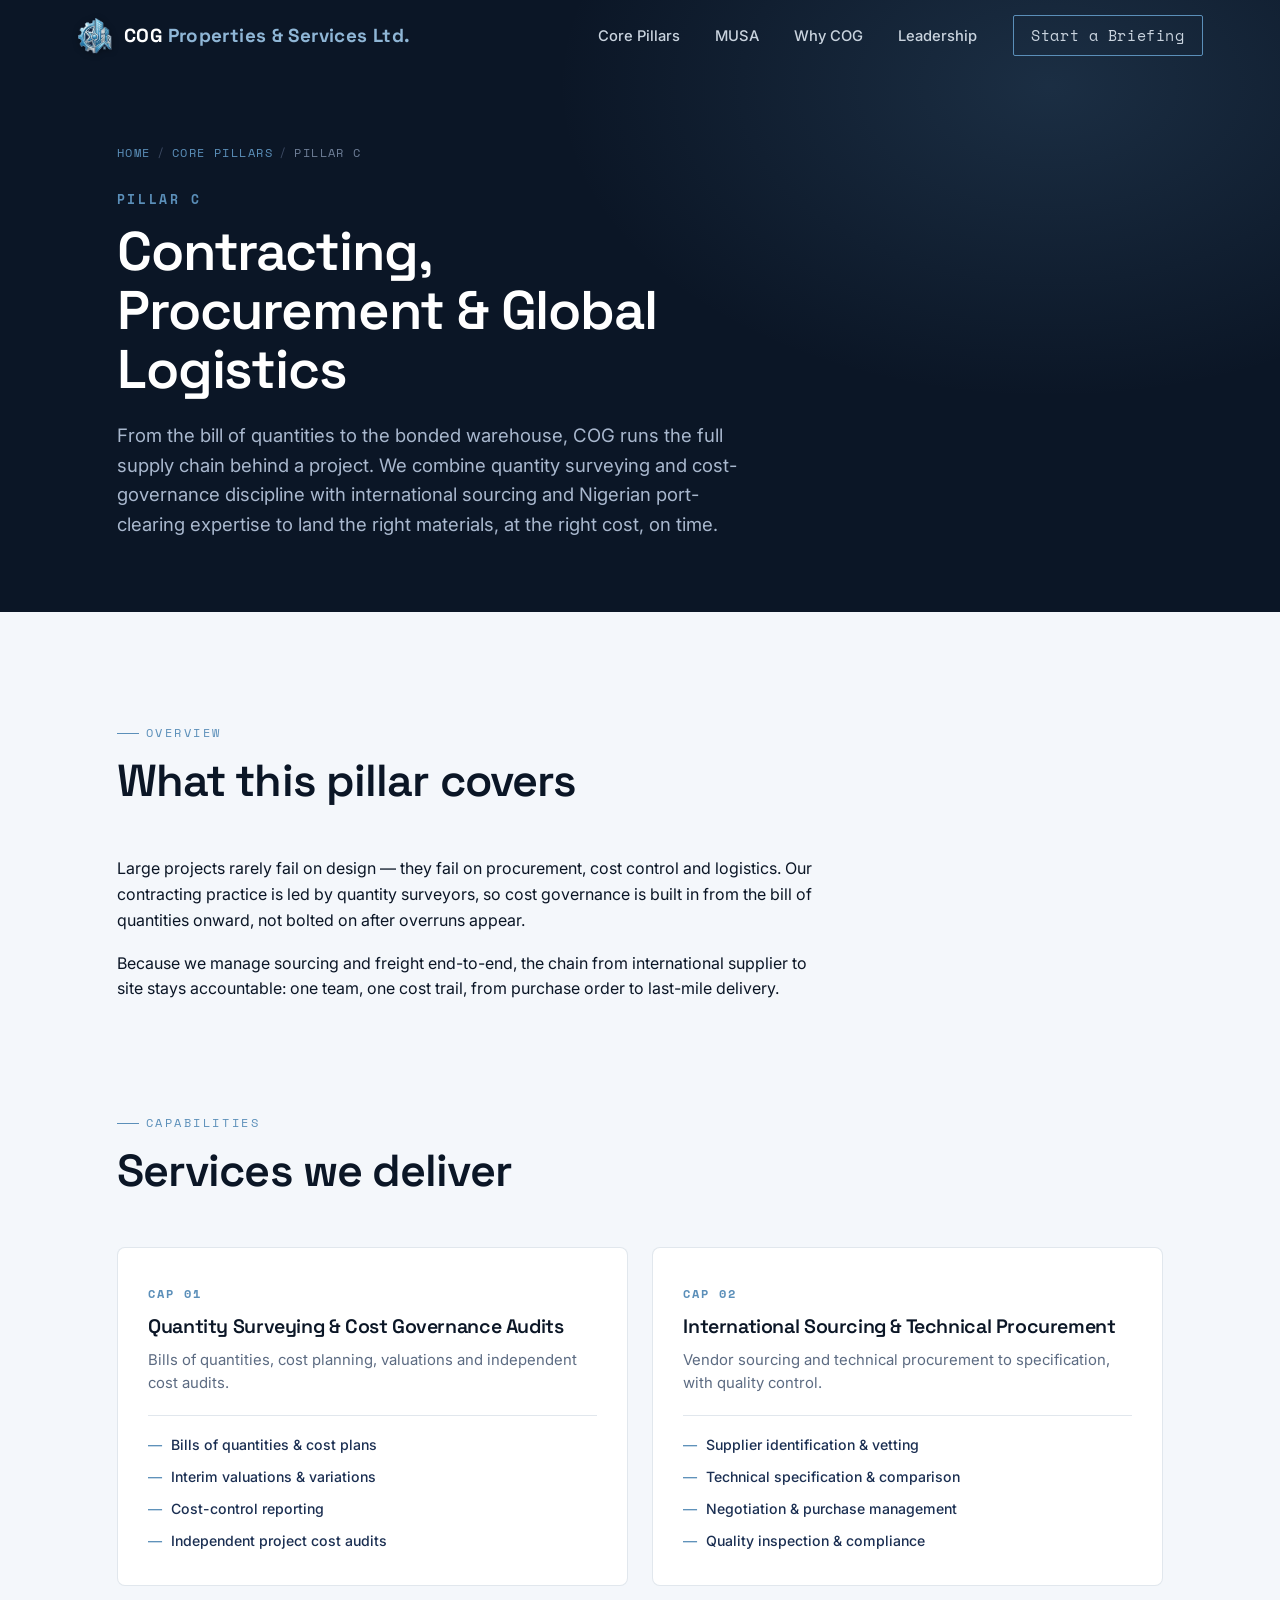
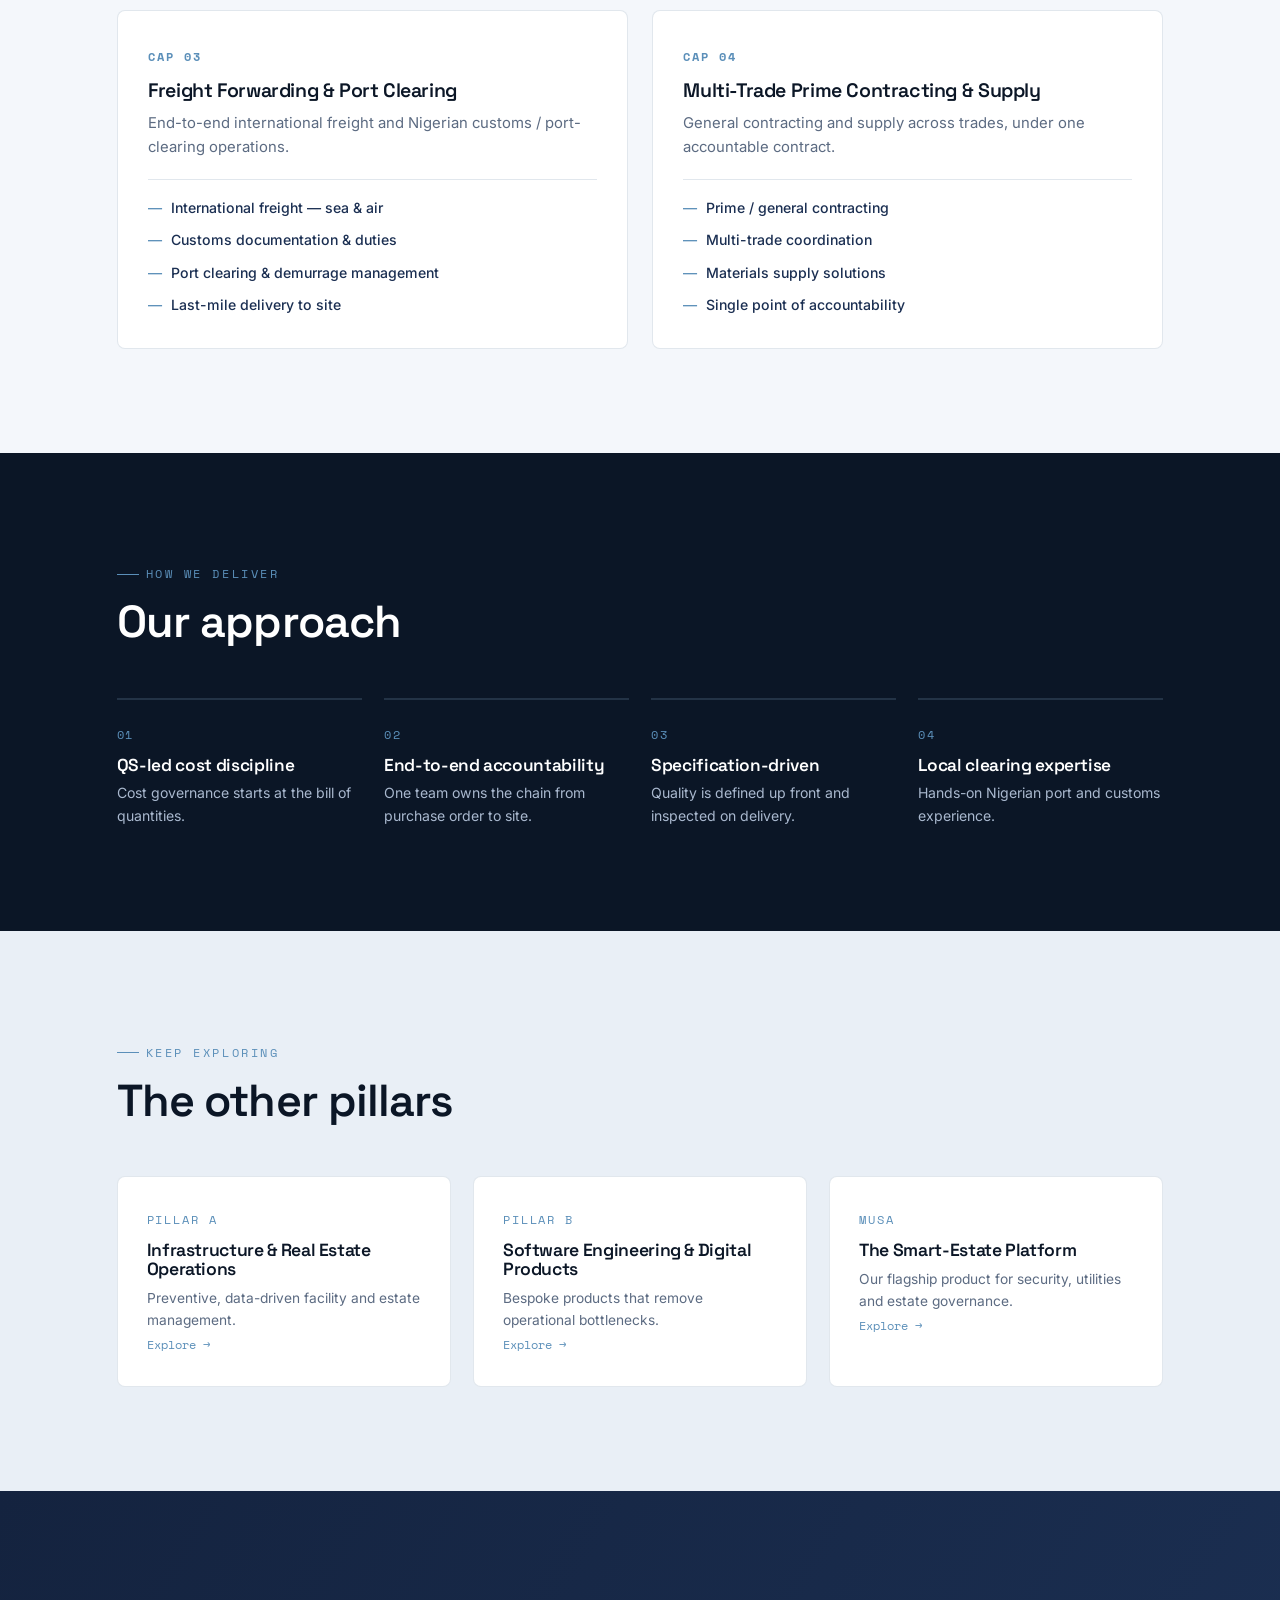
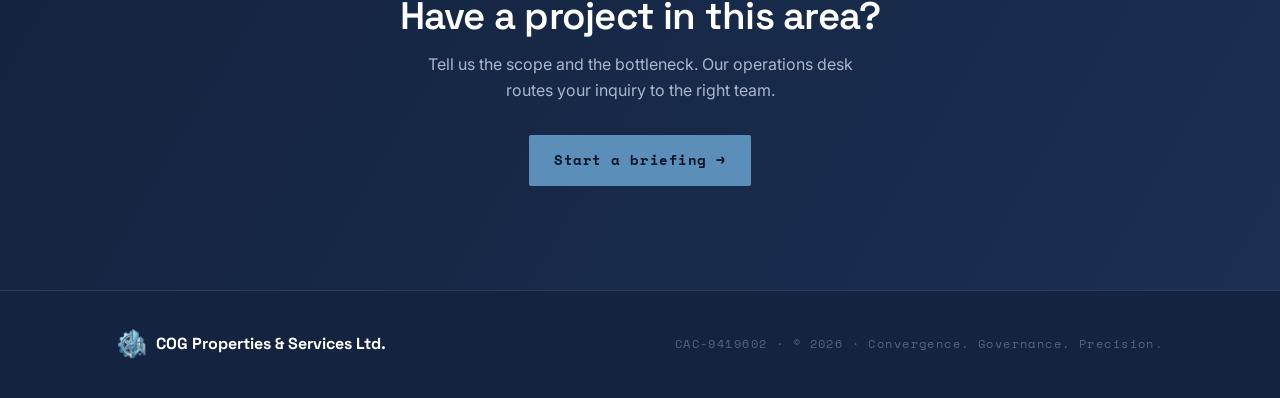
<file: pillar-c.html>
<!DOCTYPE html>
<html lang="en">
<head>
<meta charset="UTF-8">
<meta name="viewport" content="width=device-width, initial-scale=1.0">
<title>Contracting, Procurement &amp; Global Logistics — COG Properties &amp; Services Ltd.</title>
<meta name="description" content="From the bill of quantities to the bonded warehouse, COG runs the full supply chain behind a project. We combine quantity surveying and cost-governance discipline with international sourcing and Nigerian port-clearing expertise to land the right materials, at the right cost, on time.">
<link rel="icon" type="image/x-icon" href="favicon.ico">
<link rel="icon" type="image/png" sizes="32x32" href="favicon-32.png">
<link rel="apple-touch-icon" sizes="180x180" href="apple-touch-icon.png">
<link rel="preconnect" href="https://fonts.googleapis.com">
<link rel="preconnect" href="https://fonts.gstatic.com" crossorigin>
<link href="https://fonts.googleapis.com/css2?family=Space+Grotesk:wght@400;500;600;700&family=Inter:wght@400;500;600&family=Space+Mono:wght@400;700&display=swap" rel="stylesheet">
<link rel="stylesheet" href="styles.css">
</head>
<body>

<nav id="nav">
  <a class="brand" href="index.html" aria-label="COG home">
    <span class="mark" aria-hidden="true"></span>
    <span class="name">COG <b>Properties &amp; Services Ltd.</b></span>
  </a>
  <ul class="navlinks" id="navlinks">
    <li><a href="index.html#pillars">Core Pillars</a></li>
    <li><a href="index.html#musa">MUSA</a></li>
    <li><a href="index.html#advantage">Why COG</a></li>
    <li><a href="index.html#people">Leadership</a></li>
    <li><a class="nav-cta" href="index.html#contact">Start a Briefing</a></li>
  </ul>
  <button class="burger" id="burger" aria-label="Toggle menu" aria-expanded="false"><span></span><span></span><span></span></button>
</nav>

<header class="subhero">
  <div class="wrap">
    <nav class="breadcrumb" aria-label="Breadcrumb">
      <a href="index.html">Home</a><span>/</span><a href="index.html#pillars">Core Pillars</a><span>/</span>PILLAR C
    </nav>
    <span class="code">PILLAR C</span>
    <h1>Contracting, Procurement &amp; Global Logistics</h1>
    <p class="lead">From the bill of quantities to the bonded warehouse, COG runs the full supply chain behind a project. We combine quantity surveying and cost-governance discipline with international sourcing and Nigerian port-clearing expertise to land the right materials, at the right cost, on time.</p>
  </div>
</header>

<section class="section">
  <div class="wrap">
    <div class="section-head reveal">
      <span class="tag">Overview</span>
      <h2>What this pillar covers</h2>
    </div>
    <div class="prose">
      <p>Large projects rarely fail on design &mdash; they fail on procurement, cost control and logistics. Our contracting practice is led by quantity surveyors, so cost governance is built in from the bill of quantities onward, not bolted on after overruns appear.</p>
      <p>Because we manage sourcing and freight end-to-end, the chain from international supplier to site stays accountable: one team, one cost trail, from purchase order to last-mile delivery.</p>
    </div>
  </div>
</section>

<section class="section" style="padding-top:0">
  <div class="wrap">
    <div class="section-head reveal">
      <span class="tag">Capabilities</span>
      <h2>Services we deliver</h2>
    </div>
    <div class="cap-grid">
      <article class="cap reveal">
        <span class="cnum">CAP&nbsp;01</span>
        <h3>Quantity Surveying &amp; Cost Governance Audits</h3>
        <p>Bills of quantities, cost planning, valuations and independent cost audits.</p>
        <ul>
          <li>Bills of quantities &amp; cost plans</li>
          <li>Interim valuations &amp; variations</li>
          <li>Cost-control reporting</li>
          <li>Independent project cost audits</li>
        </ul>
      </article>
      <article class="cap reveal">
        <span class="cnum">CAP&nbsp;02</span>
        <h3>International Sourcing &amp; Technical Procurement</h3>
        <p>Vendor sourcing and technical procurement to specification, with quality control.</p>
        <ul>
          <li>Supplier identification &amp; vetting</li>
          <li>Technical specification &amp; comparison</li>
          <li>Negotiation &amp; purchase management</li>
          <li>Quality inspection &amp; compliance</li>
        </ul>
      </article>
      <article class="cap reveal">
        <span class="cnum">CAP&nbsp;03</span>
        <h3>Freight Forwarding &amp; Port Clearing</h3>
        <p>End-to-end international freight and Nigerian customs / port-clearing operations.</p>
        <ul>
          <li>International freight &mdash; sea &amp; air</li>
          <li>Customs documentation &amp; duties</li>
          <li>Port clearing &amp; demurrage management</li>
          <li>Last-mile delivery to site</li>
        </ul>
      </article>
      <article class="cap reveal">
        <span class="cnum">CAP&nbsp;04</span>
        <h3>Multi-Trade Prime Contracting &amp; Supply</h3>
        <p>General contracting and supply across trades, under one accountable contract.</p>
        <ul>
          <li>Prime / general contracting</li>
          <li>Multi-trade coordination</li>
          <li>Materials supply solutions</li>
          <li>Single point of accountability</li>
        </ul>
      </article>
    </div>
  </div>
</section>

<section class="section approach">
  <div class="wrap">
    <div class="section-head reveal">
      <span class="tag">How we deliver</span>
      <h2>Our approach</h2>
    </div>
    <div class="approach-grid">
      <div class="principle reveal">
        <span class="pnum">01</span>
        <h4>QS-led cost discipline</h4>
        <p>Cost governance starts at the bill of quantities.</p>
      </div>
      <div class="principle reveal">
        <span class="pnum">02</span>
        <h4>End-to-end accountability</h4>
        <p>One team owns the chain from purchase order to site.</p>
      </div>
      <div class="principle reveal">
        <span class="pnum">03</span>
        <h4>Specification-driven</h4>
        <p>Quality is defined up front and inspected on delivery.</p>
      </div>
      <div class="principle reveal">
        <span class="pnum">04</span>
        <h4>Local clearing expertise</h4>
        <p>Hands-on Nigerian port and customs experience.</p>
      </div>
    </div>
  </div>
</section>

<section class="section crosslinks">
  <div class="wrap">
    <div class="section-head reveal">
      <span class="tag">Keep exploring</span>
      <h2>The other pillars</h2>
    </div>
    <div class="cross-grid">
      <a class="cross reveal" href="pillar-a.html">
        <span class="ccode">PILLAR A</span>
        <h4>Infrastructure &amp; Real Estate Operations</h4>
        <p>Preventive, data-driven facility and estate management.</p>
        <span class="go">Explore →</span>
      </a>
      <a class="cross reveal" href="pillar-b.html">
        <span class="ccode">PILLAR B</span>
        <h4>Software Engineering &amp; Digital Products</h4>
        <p>Bespoke products that remove operational bottlenecks.</p>
        <span class="go">Explore →</span>
      </a>
      <a class="cross reveal" href="index.html#musa">
        <span class="ccode">MUSA</span>
        <h4>The Smart-Estate Platform</h4>
        <p>Our flagship product for security, utilities and estate governance.</p>
        <span class="go">Explore →</span>
      </a>
    </div>
  </div>
</section>

<section class="section ctaband">
  <div class="wrap">
    <div class="reveal">
      <h2>Have a project in this area?</h2>
      <p>Tell us the scope and the bottleneck. Our operations desk routes your inquiry to the right team.</p>
      <a class="btn btn-primary" href="index.html#contact">Start a briefing →</a>
    </div>
  </div>
</section>

<footer>
  <div class="wrap">
    <div class="fbrand"><span class="fmark" aria-hidden="true"></span> COG Properties &amp; Services Ltd.</div>
    <div class="fcac">CAC-9419602 · © 2026 · Convergence. Governance. Precision.</div>
  </div>
</footer>
<script>
  const nav=document.getElementById('nav');
  const onScroll=()=>nav.classList.toggle('scrolled',window.scrollY>24);onScroll();
  window.addEventListener('scroll',onScroll,{passive:true});
  const burger=document.getElementById('burger');
  burger.addEventListener('click',()=>{const o=document.body.classList.toggle('menu-open');burger.setAttribute('aria-expanded',String(o));});
  document.querySelectorAll('#navlinks a').forEach(a=>a.addEventListener('click',()=>document.body.classList.remove('menu-open')));
  const io=new IntersectionObserver((es)=>{es.forEach(e=>{if(e.isIntersecting){e.target.classList.add('in');io.unobserve(e.target);}});},{threshold:.16});
  document.querySelectorAll('.reveal').forEach(el=>io.observe(el));
</script>
</body>
</html>
</file>
<file: styles.css>
:root{
    --navy-900:#0B1626;
    --navy-800:#14233F;
    --navy-700:#1B2F52;
    --navy-600:#243C66;
    --steel:#5B8FB9;
    --steel-light:#8FB6D6;
    --platinum:#C9D3DE;
    --paper:#F4F7FB;
    --paper-2:#E9EFF6;
    --ink:#0B1626;
    --muted:#5C6B82;
    --muted-on-dark:#A9B8CE;
    --line:rgba(201,211,222,.55);
    --line-dark:rgba(143,182,214,.18);
    --maxw:1200px;
    --ease:cubic-bezier(.2,.7,.2,1);
    --logo:url('[data-uri]');
  }

  *{margin:0;padding:0;box-sizing:border-box}
  html{scroll-behavior:smooth}
  body{
    font-family:'Inter',system-ui,sans-serif;
    background:var(--paper);
    color:var(--ink);
    line-height:1.6;
    -webkit-font-smoothing:antialiased;
    overflow-x:hidden;
  }
  h1,h2,h3,h4{font-family:'Space Grotesk',sans-serif;line-height:1.08;letter-spacing:-.02em}
  a{color:inherit;text-decoration:none}
  .wrap{max-width:var(--maxw);margin:0 auto;padding:0 6%}

  /* ---- Mono label: the signature governance device ---- */
  .tag{
    font-family:'Space Mono',monospace;
    font-size:.72rem;
    letter-spacing:.22em;
    text-transform:uppercase;
    color:var(--steel);
    display:inline-flex;
    align-items:center;
    gap:.6em;
  }
  .tag::before{content:"";width:22px;height:1px;background:var(--steel);display:inline-block}

  /* ---------- NAV ---------- */
  #nav{
    position:fixed;top:0;left:0;width:100%;z-index:1000;
    display:flex;justify-content:space-between;align-items:center;
    padding:1.1rem 6%;
    transition:background .4s var(--ease),border-color .4s var(--ease),padding .4s var(--ease);
    border-bottom:1px solid transparent;
  }
  #nav.scrolled{
    background:rgba(11,22,38,.82);
    backdrop-filter:blur(14px);-webkit-backdrop-filter:blur(14px);
    border-bottom:1px solid var(--line-dark);
    padding:.8rem 6%;
  }
  .brand{display:flex;align-items:center;gap:.7rem;color:#fff}
  .brand .mark{width:36px;height:36px;flex:0 0 36px;background:var(--logo) center/contain no-repeat;filter:drop-shadow(0 1px 3px rgba(0,0,0,.35))}
  .fmark{width:30px;height:30px;background:var(--logo) center/contain no-repeat}
  .brand .name{font-family:'Space Grotesk',sans-serif;font-weight:700;font-size:1.18rem;letter-spacing:.02em}
  .brand .name b{color:var(--steel-light);font-weight:700}
  .navlinks{display:flex;gap:2.2rem;list-style:none;align-items:center}
  .navlinks a{color:var(--platinum);font-size:.92rem;font-weight:500;transition:color .25s}
  .navlinks a:hover{color:#fff}
  .nav-cta{
    border:1px solid var(--steel);color:#fff;padding:.55rem 1.1rem;border-radius:2px;
    font-size:.85rem;font-weight:500;font-family:'Space Mono',monospace;letter-spacing:.04em;
    transition:background .25s,color .25s;
  }
  .nav-cta:hover{background:var(--steel);color:var(--navy-900)}
  .burger{display:none;background:none;border:0;cursor:pointer;width:30px;height:22px;position:relative}
  .burger span{position:absolute;left:0;width:100%;height:2px;background:#fff;transition:.3s var(--ease)}
  .burger span:nth-child(1){top:0}
  .burger span:nth-child(2){top:10px}
  .burger span:nth-child(3){top:20px}
  body.menu-open .burger span:nth-child(1){top:10px;transform:rotate(45deg)}
  body.menu-open .burger span:nth-child(2){opacity:0}
  body.menu-open .burger span:nth-child(3){top:10px;transform:rotate(-45deg)}

  /* ---------- HERO ---------- */
  .hero{
    position:relative;background:var(--navy-900);color:#fff;
    padding:11rem 0 5rem;overflow:hidden;
  }
  .hero::before{
    content:"";position:absolute;inset:0;
    background:radial-gradient(900px 600px at 78% 18%,rgba(91,143,185,.22),transparent 60%);
    pointer-events:none;
  }
  .hero .wrap{position:relative;display:grid;grid-template-columns:1.05fr .95fr;gap:3.5rem;align-items:center}
  .hero h1{font-size:clamp(2.6rem,5.4vw,4.1rem);font-weight:600;margin:1.3rem 0 1.4rem}
  .hero h1 .em{
    background:linear-gradient(100deg,var(--steel-light),#fff);
    -webkit-background-clip:text;background-clip:text;-webkit-text-fill-color:transparent;
  }
  .hero p.lead{color:var(--muted-on-dark);font-size:1.12rem;max-width:30rem;margin-bottom:2.2rem}
  .hero-actions{display:flex;gap:1rem;flex-wrap:wrap;align-items:center}
  .btn{
    display:inline-flex;align-items:center;gap:.6em;border-radius:2px;
    font-family:'Space Mono',monospace;font-size:.85rem;letter-spacing:.04em;
    padding:.9rem 1.6rem;transition:transform .25s var(--ease),background .25s,color .25s;
  }
  .btn-primary{background:var(--steel);color:var(--navy-900);font-weight:700}
  .btn-primary:hover{background:var(--steel-light);transform:translateY(-2px)}
  .btn-ghost{color:#fff;border:1px solid var(--line-dark)}
  .btn-ghost:hover{border-color:var(--steel);color:var(--steel-light)}
  .cac{margin-top:2.6rem;font-family:'Space Mono',monospace;font-size:.74rem;letter-spacing:.16em;color:#6E7E97;text-transform:uppercase}

  /* convergence diagram (signature) */
  .converge{width:100%;height:auto;max-width:480px;justify-self:center}
  .converge .stream{fill:none;stroke:var(--steel);stroke-width:1.4;stroke-dasharray:600;stroke-dashoffset:600;opacity:.85}
  .converge .node{fill:var(--navy-900);stroke:var(--steel-light);stroke-width:2}
  .converge .pulse{fill:var(--steel-light);opacity:0}
  .converge .lbl{font-family:'Space Mono',monospace;font-size:11px;letter-spacing:.12em;fill:var(--muted-on-dark);text-transform:uppercase}
  .converge .core{font-family:'Space Grotesk',sans-serif;font-size:14px;font-weight:700;fill:#fff;letter-spacing:.04em}
  @keyframes drawline{to{stroke-dashoffset:0}}
  @keyframes pulsefade{0%{opacity:.55;r:8}70%{opacity:0;r:34}100%{opacity:0;r:34}}
  .converge.run .stream{animation:drawline 1.4s var(--ease) forwards}
  .converge.run .stream.s2{animation-delay:.18s}
  .converge.run .stream.s3{animation-delay:.36s}
  .converge.run .pulse{animation:pulsefade 2.6s ease-out 1.3s infinite}

  /* ---------- IDENTITY STRIP ---------- */
  .identity{background:var(--navy-800);color:#fff;padding:0}
  .identity .grid{display:grid;grid-template-columns:repeat(3,1fr)}
  .identity .cell{padding:3rem 2.4rem;border-right:1px solid var(--line-dark)}
  .identity .cell:last-child{border-right:0}
  .identity .cell h3{font-size:1.05rem;color:var(--steel-light);margin:.9rem 0 .6rem;font-weight:600}
  .identity .cell p{color:var(--muted-on-dark);font-size:.94rem}
  .identity .idx{font-family:'Space Mono',monospace;font-size:.75rem;color:#54647E;letter-spacing:.1em}

  /* ---------- SECTION SHELL ---------- */
  .section{padding:6.5rem 0}
  .section-head{max-width:46rem;margin-bottom:3.2rem}
  .section-head h2{font-size:clamp(2rem,3.6vw,2.8rem);font-weight:600;margin:.9rem 0 .8rem}
  .section-head p{color:var(--muted);font-size:1.05rem}

  /* ---------- PILLARS ---------- */
  .pillars-grid{display:grid;grid-template-columns:repeat(3,1fr);gap:1.5rem}
  .pillar{
    background:#fff;border:1px solid var(--line);border-radius:6px;padding:2.2rem 2rem;
    display:flex;flex-direction:column;position:relative;overflow:hidden;
    transition:transform .35s var(--ease),box-shadow .35s var(--ease),border-color .35s var(--ease);
  }
  .pillar::after{content:"";position:absolute;left:0;top:0;height:3px;width:0;background:var(--steel);transition:width .4s var(--ease)}
  .pillar:hover{transform:translateY(-6px);box-shadow:0 24px 40px -22px rgba(11,22,38,.35);border-color:var(--steel-light)}
  .pillar:hover::after{width:100%}
  .pillar .code{font-family:'Space Mono',monospace;font-size:.8rem;color:var(--steel);letter-spacing:.18em;font-weight:700}
  .pillar h3{font-size:1.3rem;font-weight:600;margin:.8rem 0 .7rem}
  .pillar .desc{color:var(--muted);font-size:.93rem;margin-bottom:1.4rem;flex-grow:1}
  .pillar ul{list-style:none;display:flex;flex-direction:column;gap:.7rem;border-top:1px solid var(--line);padding-top:1.3rem}
  .pillar li{font-size:.88rem;color:var(--navy-700);font-weight:500;display:flex;gap:.6em;align-items:flex-start}
  .pillar li::before{content:"—";color:var(--steel);flex:0 0 auto}

  /* ---------- MUSA ---------- */
  .musa{background:var(--navy-900);color:#fff}
  .musa .musa-top{display:grid;grid-template-columns:1fr 1fr;gap:3.5rem;align-items:end;margin-bottom:3.5rem}
  .musa h2{font-size:clamp(2.1rem,4vw,3rem);font-weight:600;margin:.9rem 0 0}
  .musa h2 b{color:var(--steel-light)}
  .musa .musa-top p{color:var(--muted-on-dark);font-size:1.05rem}
  .musa-features{display:grid;grid-template-columns:repeat(4,1fr);gap:1.2rem;margin-bottom:3.5rem}
  .musa-gallery-head{margin-bottom:2rem}
  .musa-sub{font-size:1.5rem;font-weight:600;color:#fff;margin-top:.7rem}
  .musa-gallery{display:grid;grid-template-columns:repeat(3,1fr);gap:2.5rem;max-width:860px;margin:0 auto 4rem;align-items:start}
  .device{margin:0;display:flex;flex-direction:column;align-items:center;transition:transform .45s var(--ease)}
  .device:hover{transform:translateY(-9px)}
  .frame{position:relative;width:100%;max-width:246px;aspect-ratio:300/620;background:#05070c;border-radius:34px;padding:8px;
    box-shadow:0 0 0 2px #1b2740,0 34px 60px -22px rgba(0,0,0,.8),inset 0 0 3px rgba(255,255,255,.07)}
  .frame .screen{width:100%;height:100%;object-fit:cover;border-radius:27px;display:block;background:#0e1626}
  .frame .island{position:absolute;top:16px;left:50%;transform:translateX(-50%);width:30%;height:16px;background:#05070c;border-radius:10px;z-index:2}
  .device figcaption{margin-top:1.3rem;text-align:center;font-size:.84rem;color:var(--muted-on-dark);line-height:1.45}
  .pcap-tag{display:block;font-family:'Space Mono',monospace;font-size:.66rem;letter-spacing:.16em;color:var(--steel);margin-bottom:.3rem}
  .feat{background:var(--navy-800);border:1px solid var(--line-dark);border-radius:6px;padding:1.6rem 1.4rem;transition:border-color .3s,background .3s}
  .feat:hover{border-color:var(--steel);background:var(--navy-700)}
  .feat .fnum{font-family:'Space Mono',monospace;font-size:.72rem;color:var(--steel);letter-spacing:.14em}
  .feat h4{font-size:1.02rem;font-weight:600;margin:.7rem 0 .5rem;color:#fff}
  .feat p{font-size:.85rem;color:var(--muted-on-dark)}
  .musa-detail{display:grid;grid-template-columns:repeat(3,1fr);gap:1.5rem;border-top:1px solid var(--line-dark);padding-top:3rem}
  .detail h4{color:var(--steel-light);font-size:1.05rem;margin-bottom:1rem;font-family:'Space Grotesk',sans-serif}
  .detail .dtag{font-family:'Space Mono',monospace;font-size:.72rem;letter-spacing:.14em;color:#54647E;display:block;margin-bottom:.5rem}
  .detail ul{list-style:none;display:flex;flex-direction:column;gap:.85rem}
  .detail li{font-size:.88rem;color:var(--muted-on-dark)}
  .detail li b{color:#fff;font-weight:600}
  .hw-note{
    margin-top:2.5rem;background:linear-gradient(120deg,var(--navy-700),var(--navy-600));
    border:1px solid var(--steel);border-radius:8px;padding:1.8rem 2rem;
    display:flex;gap:1.4rem;align-items:flex-start;flex-wrap:wrap;
  }
  .hw-note .chip{font-family:'Space Mono',monospace;font-size:.72rem;letter-spacing:.14em;color:var(--steel-light);border:1px solid var(--steel);border-radius:999px;padding:.35rem .9rem;white-space:nowrap}
  .hw-note p{color:var(--platinum);font-size:.95rem;flex:1;min-width:260px}

  /* ---------- ADVANTAGE ---------- */
  .adv{background:var(--paper-2)}
  .adv-grid{display:grid;grid-template-columns:repeat(3,1fr);gap:1.5rem}
  .adv-item{background:#fff;border:1px solid var(--line);border-radius:6px;padding:2rem}
  .adv-item .anum{font-family:'Space Mono',monospace;color:var(--steel);font-size:.78rem;letter-spacing:.16em}
  .adv-item h4{font-size:1.15rem;font-weight:600;margin:.7rem 0 .6rem}
  .adv-item p{color:var(--muted);font-size:.92rem}

  /* ---------- PEOPLE ---------- */
  .people-grid{display:grid;grid-template-columns:repeat(4,1fr);gap:1.5rem}
  .person{background:#fff;border:1px solid var(--line);border-radius:6px;padding:2rem;transition:border-color .3s,transform .3s var(--ease)}
  .person:hover{border-color:var(--steel-light);transform:translateY(-4px)}
  .person .pic{width:54px;height:54px;border-radius:50%;background:linear-gradient(135deg,var(--navy-700),var(--steel));display:grid;place-items:center;color:#fff;font-family:'Space Grotesk',sans-serif;font-weight:700;font-size:1.1rem;margin-bottom:1.1rem}
  .person h4{font-size:1.12rem;font-weight:600;margin-bottom:.2rem}
  .person .role{font-family:'Space Mono',monospace;font-size:.74rem;letter-spacing:.1em;color:var(--steel);text-transform:uppercase;margin-bottom:.9rem}
  .person p{color:var(--muted);font-size:.88rem}

  /* ---------- CONTACT ---------- */
  .contact{background:var(--navy-900);color:#fff}
  .contact .c-grid{display:grid;grid-template-columns:.85fr 1.15fr;gap:4rem;align-items:start}
  .contact h2{font-size:clamp(2rem,3.6vw,2.7rem);font-weight:600;margin:.9rem 0 1rem}
  .contact .c-intro p{color:var(--muted-on-dark);margin-bottom:2.2rem}
  .c-detail{display:flex;flex-direction:column;gap:1.4rem}
  .c-detail .row .k{font-family:'Space Mono',monospace;font-size:.72rem;letter-spacing:.14em;color:#54647E;text-transform:uppercase}
  .c-detail .row .v{color:#fff;font-size:1rem}
  .c-detail .row .v a:hover{color:var(--steel-light)}
  form{background:var(--navy-800);border:1px solid var(--line-dark);border-radius:8px;padding:2.2rem}
  .fg{margin-bottom:1.3rem}
  .fg label{display:block;font-family:'Space Mono',monospace;font-size:.72rem;letter-spacing:.1em;color:var(--steel-light);text-transform:uppercase;margin-bottom:.5rem}
  .fg input,.fg select,.fg textarea{
    width:100%;background:var(--navy-900);border:1px solid var(--line-dark);border-radius:4px;
    color:#fff;font-family:'Inter',sans-serif;font-size:.95rem;padding:.8rem .9rem;transition:border-color .25s;
  }
  .fg input::placeholder,.fg textarea::placeholder{color:#56657E}
  .fg input:focus,.fg select:focus,.fg textarea:focus{outline:none;border-color:var(--steel)}
  .fg select{appearance:none;cursor:pointer}
  form button{width:100%;background:var(--steel);color:var(--navy-900);border:0;border-radius:4px;padding:1rem;font-family:'Space Mono',monospace;font-weight:700;letter-spacing:.06em;font-size:.9rem;cursor:pointer;transition:background .25s,transform .2s var(--ease)}
  form button:hover{background:var(--steel-light);transform:translateY(-2px)}

  /* ---------- FOOTER ---------- */
  footer{background:var(--navy-800);color:var(--muted-on-dark);padding:2.4rem 0;border-top:1px solid var(--line-dark)}
  footer .wrap{display:flex;justify-content:space-between;align-items:center;gap:1.5rem;flex-wrap:wrap}
  footer .fcac{font-family:'Space Mono',monospace;font-size:.74rem;letter-spacing:.12em;color:#54647E}
  footer .fbrand{display:flex;align-items:center;gap:.6rem;color:#fff;font-family:'Space Grotesk',sans-serif;font-weight:700}

  /* ---------- REVEAL ---------- */
  .reveal{opacity:0;translate:0 22px;transition:opacity .7s var(--ease),translate .7s var(--ease)}
  .reveal.in{opacity:1;translate:0 0}

  /* ---------- RESPONSIVE ---------- */
  @media(max-width:980px){
    .navlinks{
      position:fixed;inset:0 0 auto 0;top:0;height:100vh;width:100%;
      background:rgba(11,22,38,.97);backdrop-filter:blur(8px);
      flex-direction:column;justify-content:center;gap:2rem;
      transform:translateX(100%);transition:transform .4s var(--ease);
    }
    body.menu-open .navlinks{transform:none}
    .navlinks a{font-size:1.3rem}
    .navlinks .nav-cta{font-size:1rem}
    .burger{display:block;z-index:1100}
    .hero .wrap{grid-template-columns:1fr;gap:2.5rem}
    .converge{order:-1;max-width:380px}
    .identity .grid,.pillars-grid,.musa-features,.musa-detail,.musa .musa-top,.adv-grid,.people-grid,.contact .c-grid{grid-template-columns:1fr}
    .people-grid{grid-template-columns:1fr 1fr}
    .identity .cell{border-right:0;border-bottom:1px solid var(--line-dark)}
    .musa-features{grid-template-columns:1fr 1fr}
    .musa-gallery{gap:1.6rem}
  }
  @media(max-width:560px){
    .musa-features{grid-template-columns:1fr}
    .musa-gallery{display:flex;overflow-x:auto;scroll-snap-type:x mandatory;gap:1.4rem;padding-bottom:1rem;max-width:none;-webkit-overflow-scrolling:touch}
    .device{flex:0 0 70%;scroll-snap-align:center}
    .hero-actions{flex-direction:column;align-items:stretch}
    .btn{justify-content:center}
  }
  @media(prefers-reduced-motion:reduce){
    *{animation:none!important;transition:none!important;scroll-behavior:auto}
    .reveal{opacity:1;translate:0 0;transform:none}
    .converge .stream{stroke-dashoffset:0}
  }


/* ===================== SUB-PAGE (PILLAR DETAIL) ===================== */
.pillar.pillar-link, a.pillar{cursor:pointer;text-decoration:none;color:inherit}
.pillar-more{margin-top:1.3rem;font-family:'Space Mono',monospace;font-size:.78rem;letter-spacing:.08em;color:var(--steel);display:inline-flex;align-items:center;gap:.5em;transition:gap .3s var(--ease)}
.pillar:hover .pillar-more{gap:1em;color:var(--steel-light)}

.subhero{position:relative;background:var(--navy-900);color:#fff;padding:9rem 0 4.5rem;overflow:hidden}
.subhero::before{content:"";position:absolute;inset:0;background:radial-gradient(820px 520px at 82% 14%,rgba(91,143,185,.20),transparent 60%);pointer-events:none}
.subhero .wrap{position:relative}
.breadcrumb{font-family:'Space Mono',monospace;font-size:.74rem;letter-spacing:.12em;text-transform:uppercase;color:#6E7E97;margin-bottom:1.6rem}
.breadcrumb a{color:var(--steel);text-decoration:none}
.breadcrumb a:hover{color:var(--steel-light)}
.breadcrumb span{margin:0 .55em;color:#3c4a63}
.subhero .code{font-family:'Space Mono',monospace;font-size:.82rem;letter-spacing:.2em;color:var(--steel);font-weight:700;display:block;margin-bottom:.8rem}
.subhero h1{font-size:clamp(2.2rem,4.6vw,3.4rem);font-weight:600;line-height:1.08;max-width:18ch;margin-bottom:1.4rem}
.subhero .lead{font-size:1.16rem;color:var(--muted-on-dark);max-width:54ch}

.cap-grid{display:grid;grid-template-columns:1fr 1fr;gap:1.5rem}
.cap{background:#fff;border:1px solid var(--line);border-radius:8px;padding:2rem 1.9rem;position:relative;overflow:hidden;transition:border-color .3s,box-shadow .3s,transform .3s var(--ease)}
.cap::after{content:"";position:absolute;left:0;top:0;height:3px;width:0;background:var(--steel);transition:width .4s var(--ease)}
.cap:hover{border-color:var(--steel-light);box-shadow:0 22px 38px -24px rgba(11,22,38,.3);transform:translateY(-4px)}
.cap:hover::after{width:100%}
.cap .cnum{font-family:'Space Mono',monospace;font-size:.74rem;letter-spacing:.16em;color:var(--steel);font-weight:700}
.cap h3{font-size:1.22rem;font-weight:600;margin:.7rem 0 .7rem;color:var(--ink)}
.cap p{color:var(--muted);font-size:.93rem;margin-bottom:1.2rem}
.cap ul{list-style:none;display:flex;flex-direction:column;gap:.6rem;border-top:1px solid var(--line);padding-top:1.1rem}
.cap li{font-size:.88rem;color:var(--navy-700);font-weight:500;display:flex;gap:.6em;align-items:flex-start}
.cap li::before{content:"—";color:var(--steel);flex:0 0 auto}

.approach{background:var(--navy-900);color:#fff}
.approach-grid{display:grid;grid-template-columns:repeat(4,1fr);gap:1.4rem}
.principle{border-top:2px solid var(--line-dark);padding-top:1.3rem}
.principle .pnum{font-family:'Space Mono',monospace;font-size:.74rem;letter-spacing:.14em;color:var(--steel)}
.principle h4{font-size:1.08rem;font-weight:600;color:#fff;margin:.6rem 0 .5rem}
.principle p{font-size:.88rem;color:var(--muted-on-dark)}

.crosslinks{background:var(--paper-2)}
.cross-grid{display:grid;grid-template-columns:repeat(3,1fr);gap:1.4rem}
.cross{display:block;background:#fff;border:1px solid var(--line);border-radius:8px;padding:1.8rem;text-decoration:none;color:inherit;transition:border-color .3s,transform .3s var(--ease)}
.cross:hover{border-color:var(--steel-light);transform:translateY(-4px)}
.cross .ccode{font-family:'Space Mono',monospace;font-size:.74rem;letter-spacing:.16em;color:var(--steel)}
.cross h4{font-size:1.1rem;font-weight:600;margin:.6rem 0 .5rem;color:var(--ink)}
.cross p{font-size:.86rem;color:var(--muted)}
.cross .go{margin-top:.9rem;font-family:'Space Mono',monospace;font-size:.76rem;color:var(--steel)}

.ctaband{background:linear-gradient(120deg,var(--navy-800),var(--navy-700));color:#fff;text-align:center}
.ctaband h2{font-size:clamp(1.8rem,3.2vw,2.4rem);font-weight:600;margin-bottom:1rem}
.ctaband p{color:var(--muted-on-dark);max-width:46ch;margin:0 auto 2rem}

@media(max-width:900px){
  .cap-grid,.approach-grid,.cross-grid{grid-template-columns:1fr}
  .approach-grid{gap:1rem}
}

.prose{max-width:70ch}
.prose p{margin-bottom:1.1rem}
.prose p:last-child{margin-bottom:0}
</file>
